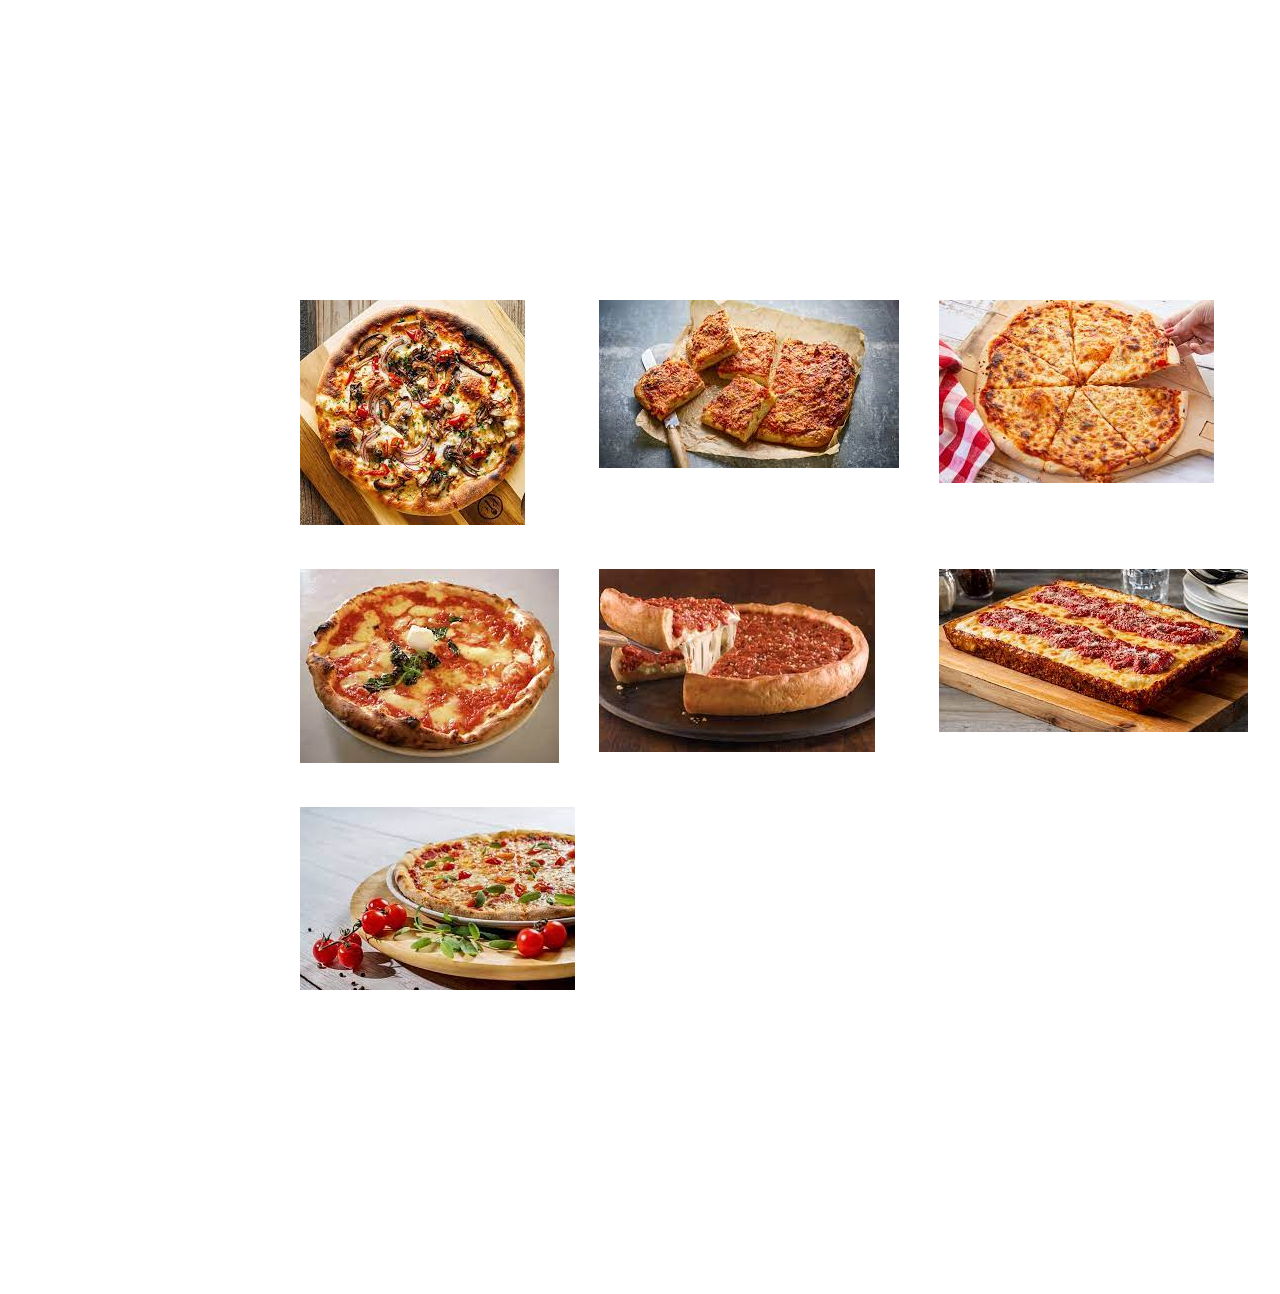
<file: grid/index.html>
<!DOCTYPE html>
<html lang="en">
<head>
    <meta charset="UTF-8">
    <meta http-equiv="X-UA-Compatible" content="IE=edge">
    <meta name="viewport" content="width=device-width, initial-scale=1.0">
    <title>Document</title>
    <link rel="stylesheet" href="style.css">
</head>
<body>
    <div class="grid_container">

        <div class="grid1">
            <img src="./images/first.jpeg" alt="">
        </div>

        <div class="grid2">
            <img src="./images/second.jpeg" alt="">
        </div>

        <div class="grid3">
            <img src="./images/third.jpeg" alt="">
        </div>

        <div class="grid4">
            <img src="./images/fourth.jpeg" alt="">
        </div>

        <div class="grid5">
            <img src="./images/fifth.jpeg" alt="">
        </div>

        <div class="grid6">
            <img src="./images/sixth.jpeg" alt="">
        </div>

        <div class="grid7">
            <img src="./images/seventh.jpeg" alt="">
        </div>

    </div>

</body>
</html>
</file>
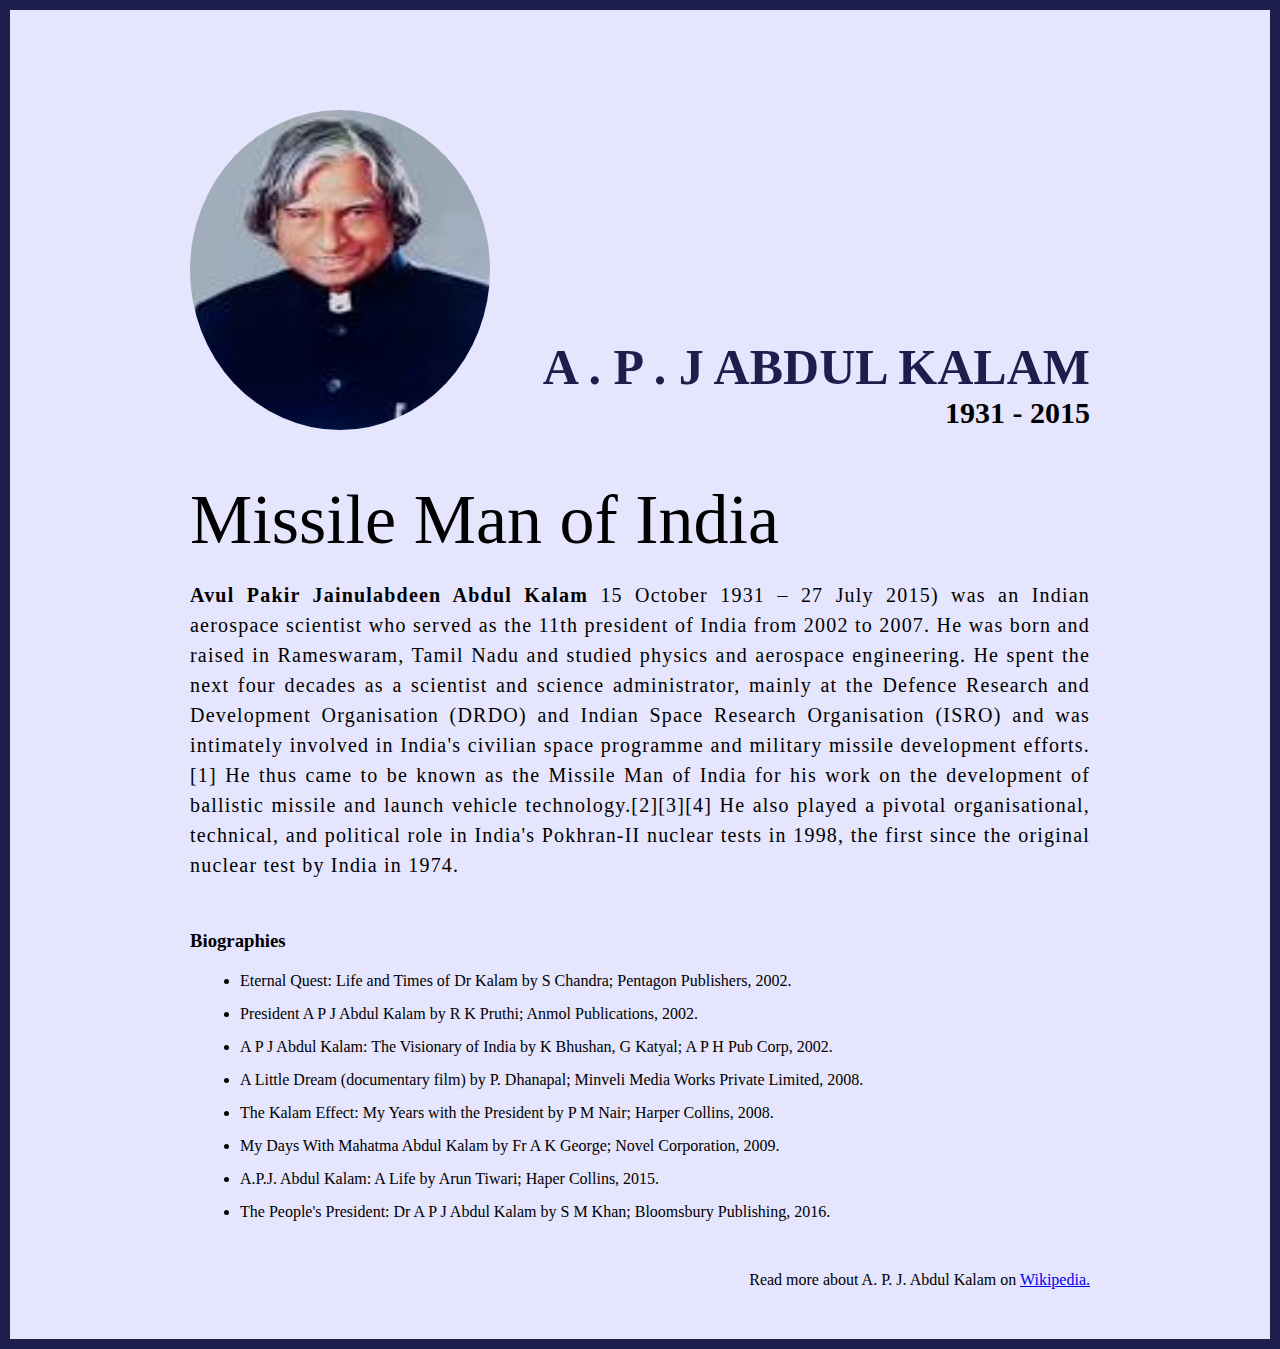
<file: project 1/index.html>
<!DOCTYPE html>
<html lang="en">
<head>
    <meta charset="UTF-8">
    <meta http-equiv="X-UA-Compatible" content="IE=edge">
    <meta name="viewport" content="width=device-width, initial-scale=1.0">
    <title>A tribute website | A.P.J abdul kalam</title>
    <link rel="stylesheet" href="style.css">
</head>
<body>
    <div class="container">
        <div class="content">
          <section class="top_section">
            <div class="image_container">
              <img src="./image.jpg" alt="tribute" />
            </div>
            <div>
              <h1>A . P . J Abdul Kalam</h1>
              <h4>1931 - 2015</h4>
            </div>
          </section>
          <section class="about_section">
            <h2>Missile Man of India</h2>
            <p>
              <b>Avul Pakir Jainulabdeen Abdul Kalam</b> 15 October 1931 – 27 July
              2015) was an Indian aerospace scientist who served as the 11th
              president of India from 2002 to 2007. He was born and raised in
              Rameswaram, Tamil Nadu and studied physics and aerospace
              engineering. He spent the next four decades as a scientist and
              science administrator, mainly at the Defence Research and
              Development Organisation (DRDO) and Indian Space Research
              Organisation (ISRO) and was intimately involved in India's civilian
              space programme and military missile development efforts.[1] He thus
              came to be known as the Missile Man of India for his work on the
              development of ballistic missile and launch vehicle
              technology.[2][3][4] He also played a pivotal organisational,
              technical, and political role in India's Pokhran-II nuclear tests in
              1998, the first since the original nuclear test by India in 1974.
            </p>
          </section>
          <section class="biography_section">
            <h3>Biographies</h3>
            <ul>
              <li>
                Eternal Quest: Life and Times of Dr Kalam by S Chandra; Pentagon
                Publishers, 2002.
              </li>
              <li>
                President A P J Abdul Kalam by R K Pruthi; Anmol Publications,
                2002.
              </li>
              <li>
                A P J Abdul Kalam: The Visionary of India by K Bhushan, G Katyal;
                A P H Pub Corp, 2002.
              </li>
              <li>
                A Little Dream (documentary film) by P. Dhanapal; Minveli Media
                Works Private Limited, 2008.
              </li>
              <li>
                The Kalam Effect: My Years with the President by P M Nair; Harper
                Collins, 2008.
              </li>
              <li>
                My Days With Mahatma Abdul Kalam by Fr A K George; Novel
                Corporation, 2009.
              </li>
              <li>
                A.P.J. Abdul Kalam: A Life by Arun Tiwari; Haper Collins, 2015.
              </li>
              <li>
                The People's President: Dr A P J Abdul Kalam by S M Khan;
                Bloomsbury Publishing, 2016.
              </li>
            </ul>
          </section>
          <footer>
            <p>
              Read more about A. P. J. Abdul Kalam on
              <a href="https://en.wikipedia.org/wiki/A._P._J._Abdul_Kalam"
                >Wikipedia.</a
              >
            </p>
          </footer>
        </div>
      </div>
    
</body>
</html>
</file>
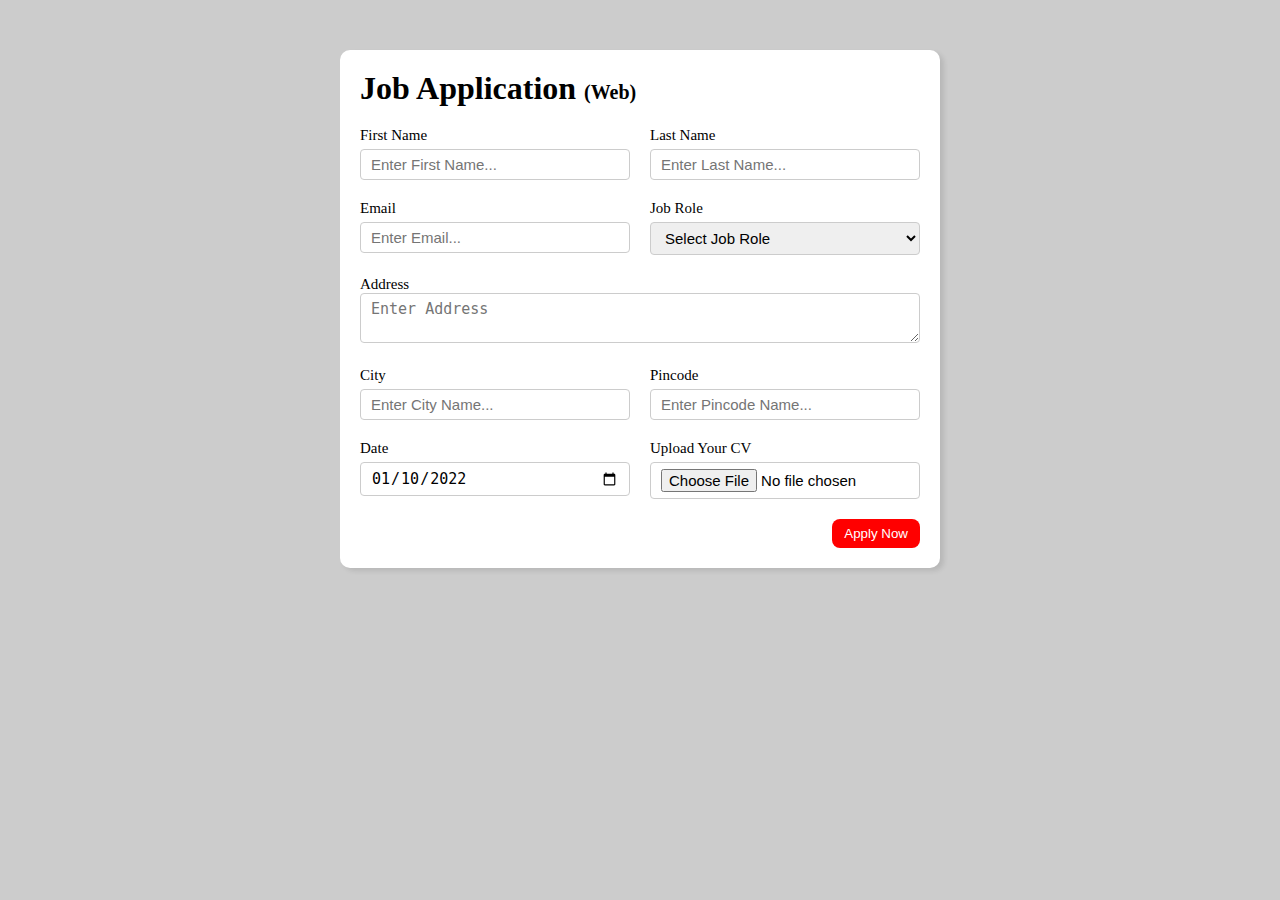
<file: project 2/index.html>
<!DOCTYPE html>
<html lang="en">
  <head>
    <meta charset="UTF-8" />
    <meta http-equiv="X-UA-Compatible" content="IE=edge" />
    <meta name="viewport" content="width=device-width, initial-scale=1.0" />
    <title>Job Application Form</title>
    <link rel="stylesheet" href="style.css" />
  </head>
  <body>
    <div class="container">
      <div class="apply_box">
        <h1>
          Job Application
          <span class="title_small">(Web)</span>
        </h1>
        <form action="">
          <div class="form_container">
            <div class="form_control">
              <label for="first_name"> First Name </label>
              <input
                id="first_name"
                name="first_name"
                placeholder="Enter First Name..."
              />
            </div>
            <div class="form_control">
              <label for="last_name"> Last Name </label>
              <input
                id="last_name"
                name="last_name"
                placeholder="Enter Last Name..."
              />
            </div>
            <div class="form_control">
              <label for="email"> Email </label>
              <input
                type="email"
                id="email"
                name="email"
                placeholder="Enter Email..."
              />
            </div>
            <div class="form_control">
              <label for="job_role"> Job Role </label>
              <select id="job_role" name="job_role">
                <option value="">Select Job Role</option>
                <option value="frontend">Frontend Developer</option>
                <option value="backend">Backend Developer</option>
                <option value="full_stack">Full Stack Developer</option>
                <option value="ui_ux">UI UX Designer</option>
              </select>
            </div>
            <div class="textarea_control">
              <label for="address"> Address </label>
              <textarea
                id="address"
                name="address"
                row="4"
                cols="50"
                placeholder="Enter Address"
              ></textarea>
            </div>
            <div class="form_control">
              <label for="city"> City </label>
              <input id="city" name="city" placeholder="Enter City Name..." />
            </div>
            <div class="form_control">
              <label for="pincode"> Pincode </label>
              <input
                type="number"
                id="pincode"
                name="pincode"
                placeholder="Enter Pincode Name..."
              />
            </div>
            <div class="form_control">
              <label for="date"> Date </label>
              <input value="2022-01-10" type="date" id="date" name="date" />
            </div>
            <div class="form_control">
              <label for="upload"> Upload Your CV </label>
              <input type="file" id="upload" name="upload" />
            </div>
          </div>
          <div class="button_container">
            <button type="submit">Apply Now</button>
          </div>
        </form>
      </div>
    </div>
  </body>
</html>
</file>
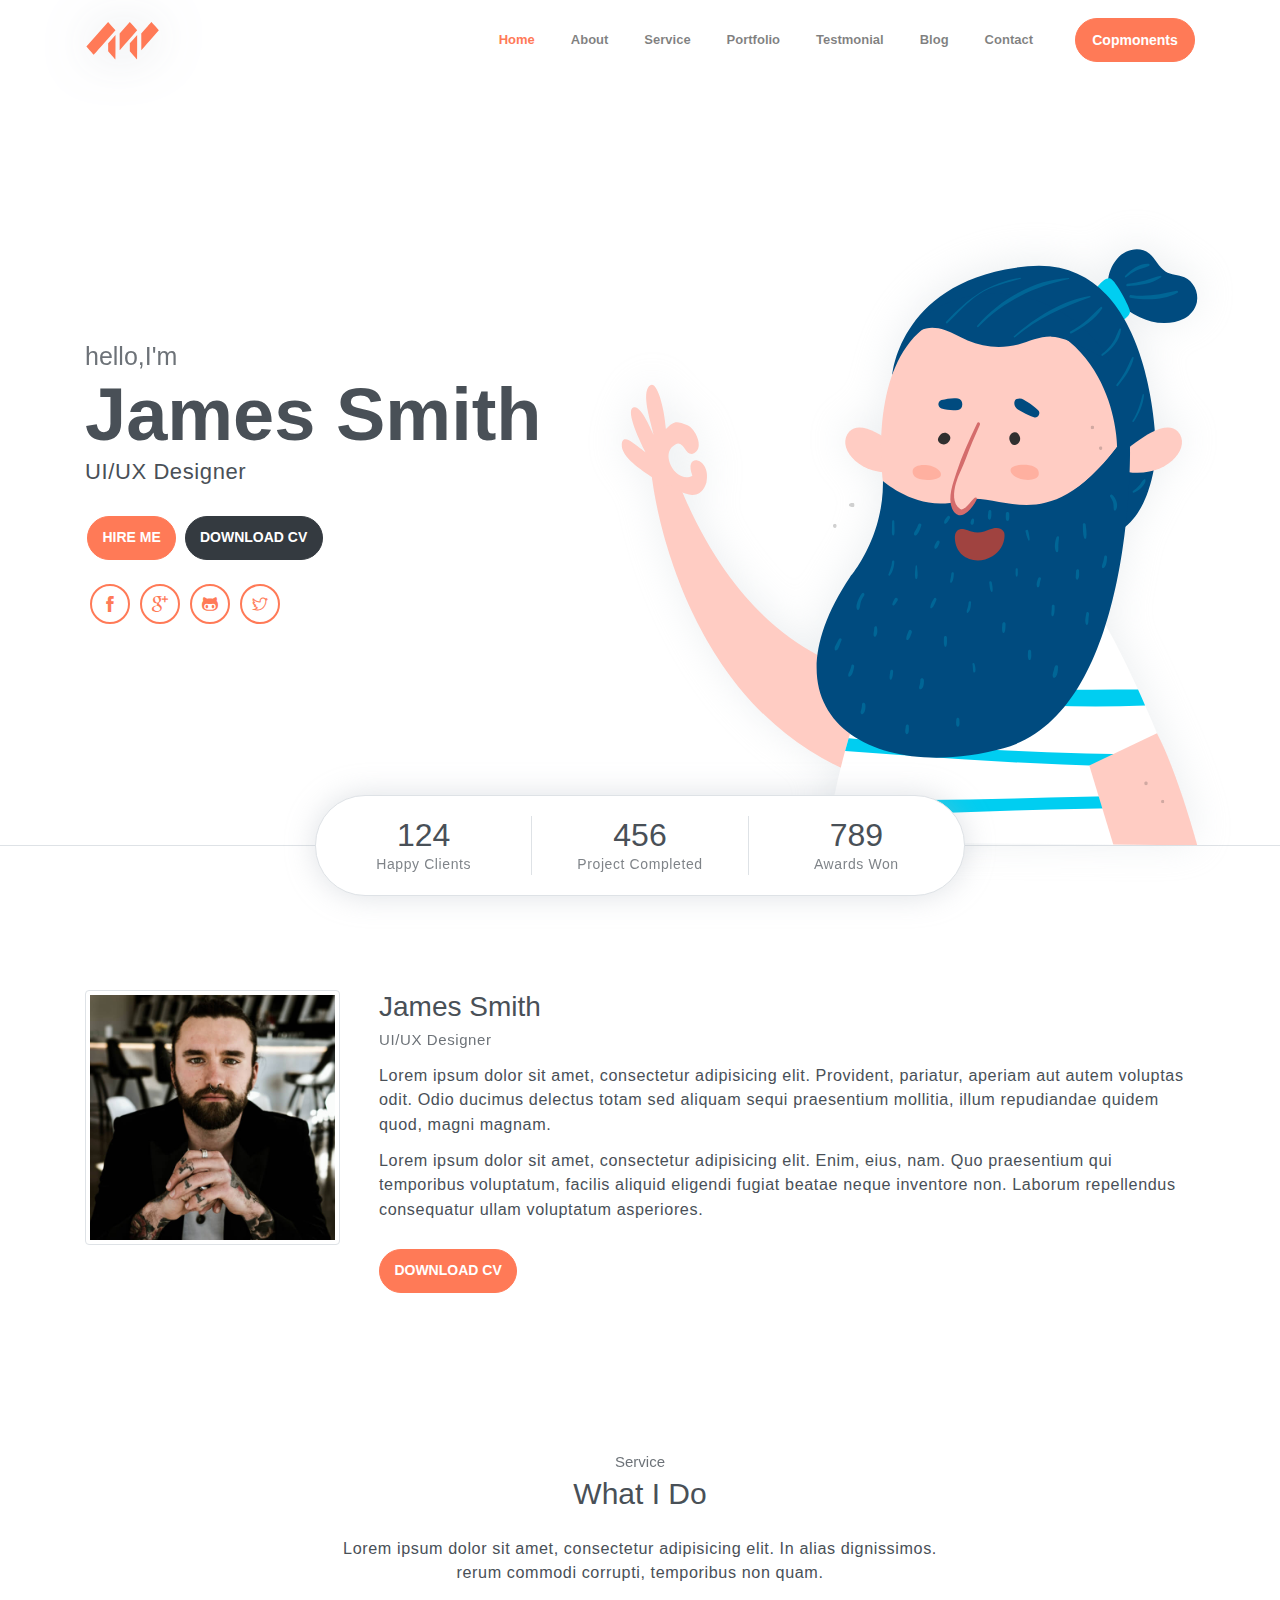
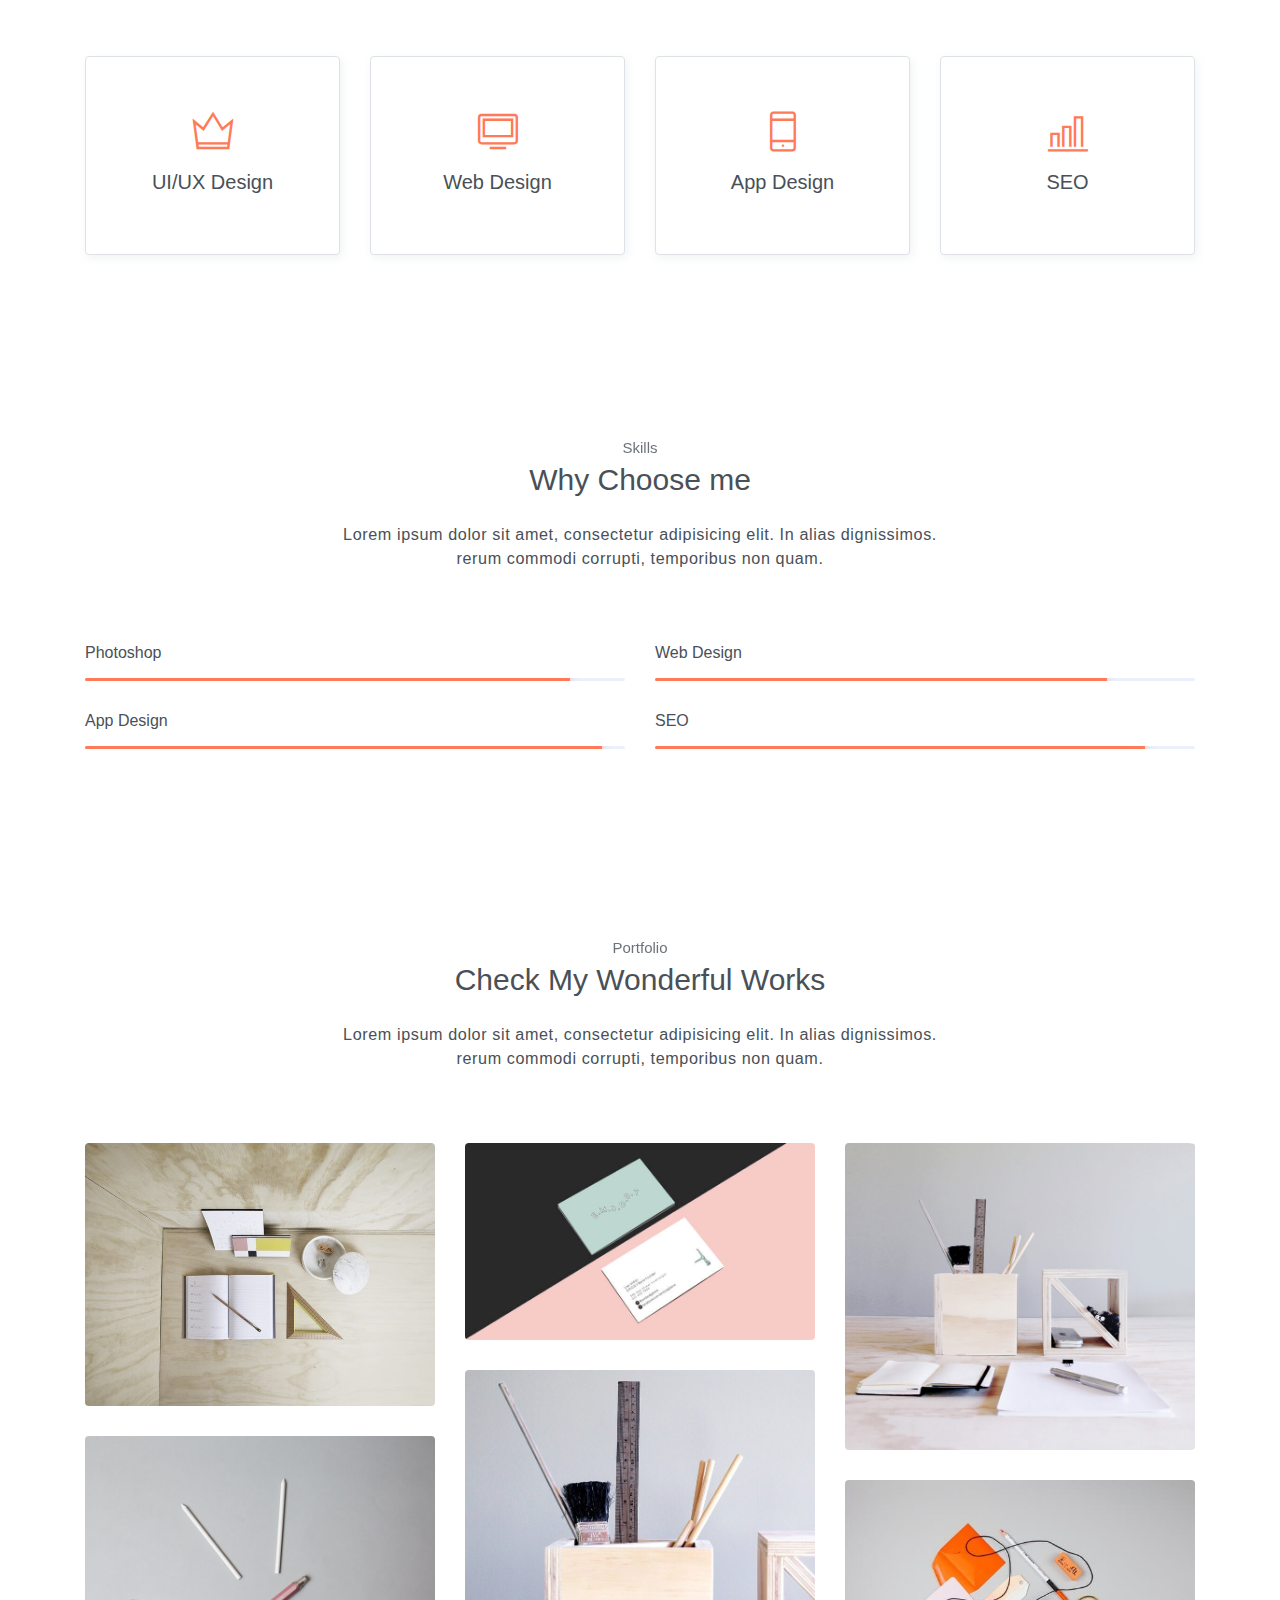
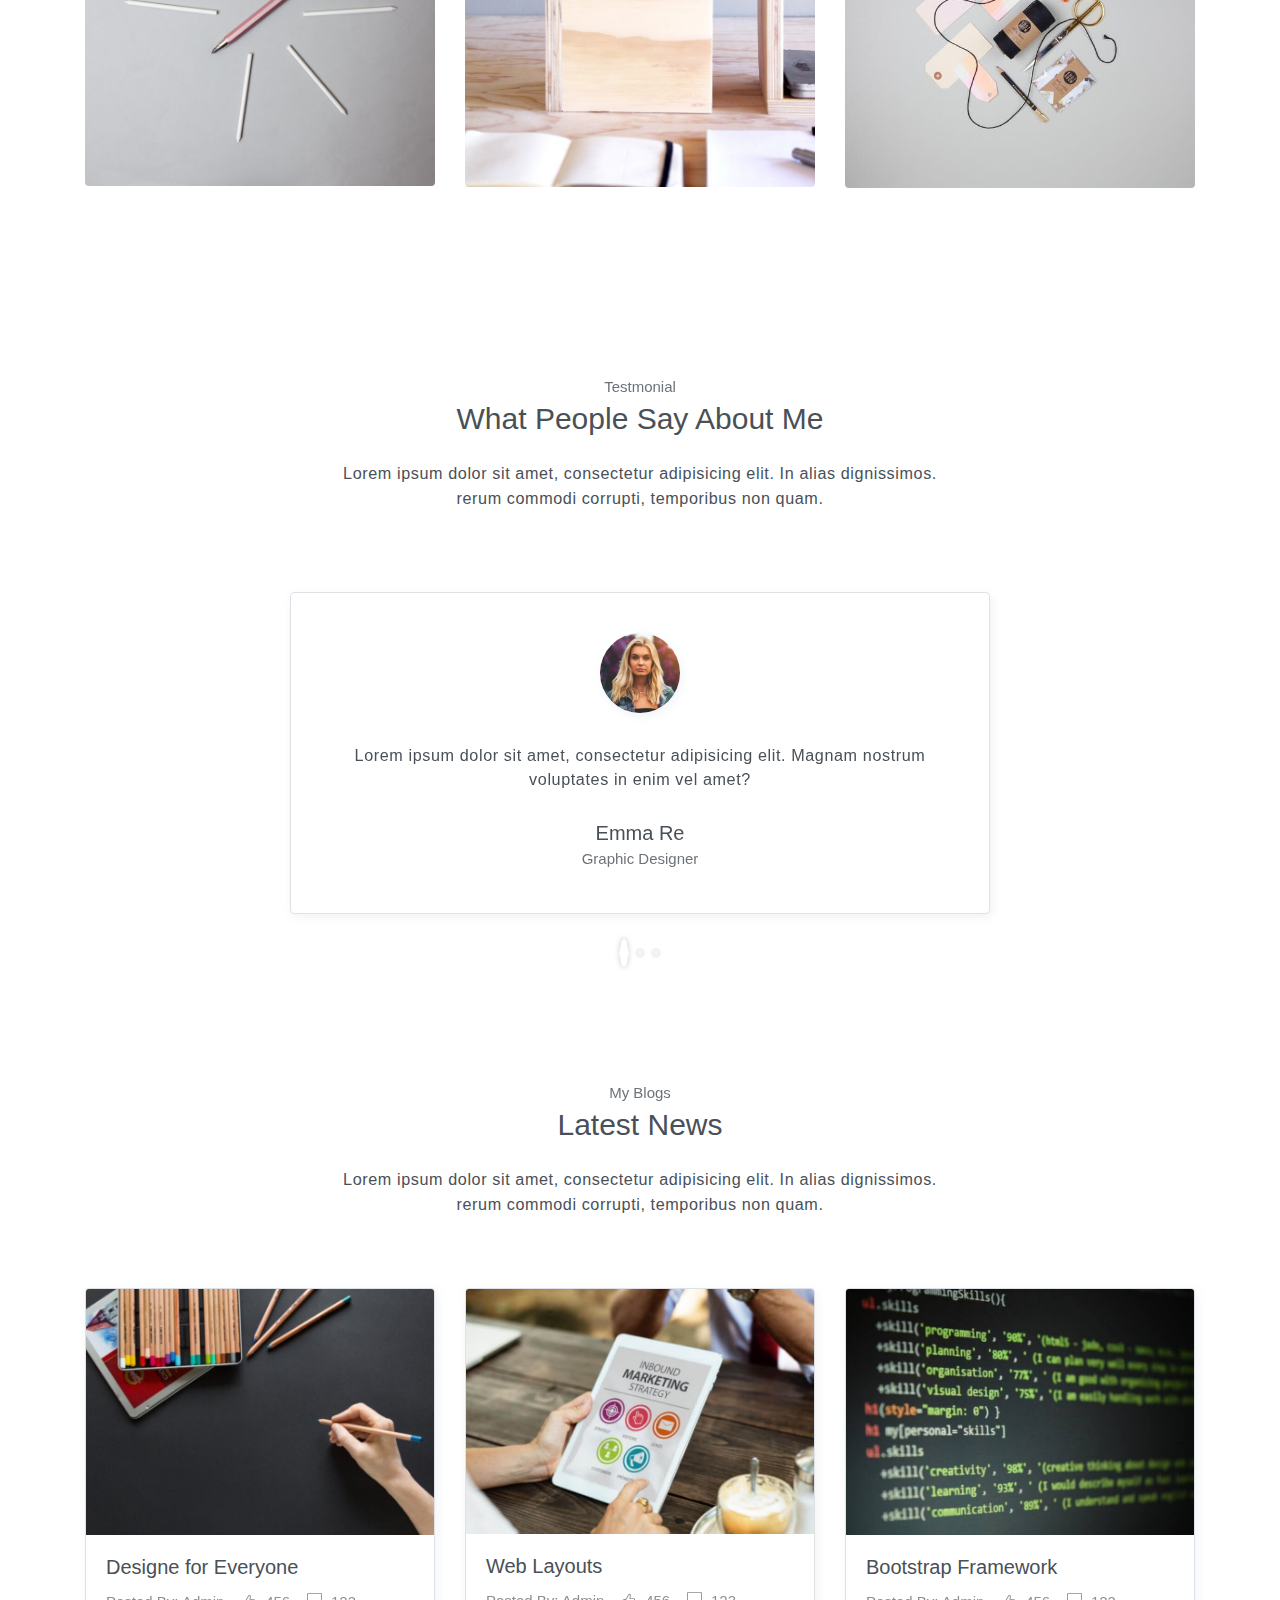
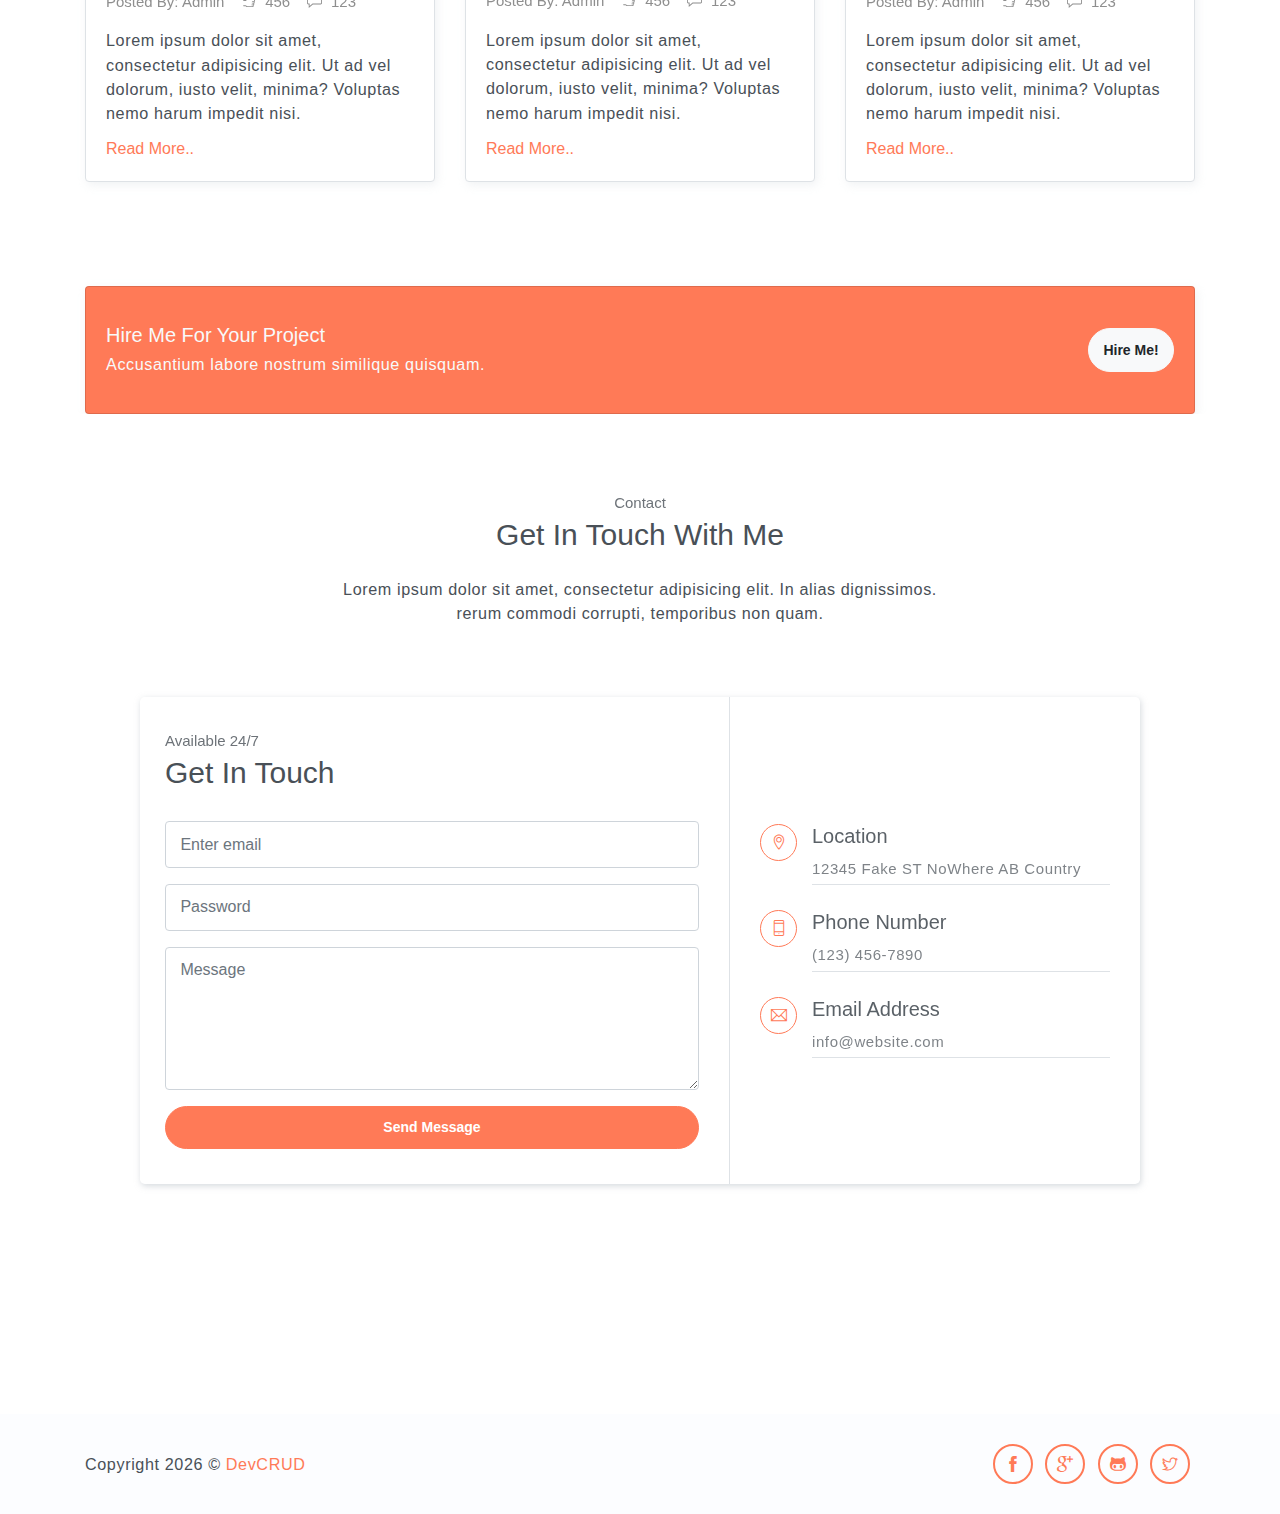
<file: steller/public_html/index.html>
<!DOCTYPE html>
<html lang="en">
<head>
	<meta charset="utf-8">
    <meta name="viewport" content="width=device-width, initial-scale=1, shrink-to-fit=no">
    <meta name="description" content="Start your development with Steller landing page.">
    <meta name="author" content="Devcrud">
    <title>Steller Landing page | Free Bootstrap 4.1 landing page</title>
    <!-- font icons -->
    <link rel="stylesheet" href="assets/vendors/themify-icons/css/themify-icons.css">
    <!-- Bootstrap + Steller main styles -->
	<link rel="stylesheet" href="assets/css/steller.css">
</head>
<body data-spy="scroll" data-target=".navbar" data-offset="40" id="home">

    <!-- Page navigation -->
    <nav class="navbar navbar-expand-lg navbar-light fixed-top" data-spy="affix" data-offset-top="0">
        <div class="container">
            <a class="navbar-brand" href="#"><img src="assets/imgs/logo.svg" alt=""></a>
            <button class="navbar-toggler" type="button" data-toggle="collapse" data-target="#navbarSupportedContent" aria-controls="navbarSupportedContent" aria-expanded="false" aria-label="Toggle navigation">
                <span class="navbar-toggler-icon"></span>
            </button>

            <div class="collapse navbar-collapse" id="navbarSupportedContent">
                <ul class="navbar-nav ml-auto align-items-center">
                    <li class="nav-item">
                        <a class="nav-link" href="#home">Home</a>
                    </li>
                    <li class="nav-item">
                        <a class="nav-link" href="#about">About</a>
                    </li>
                    <li class="nav-item">
                        <a class="nav-link" href="#service">Service</a>
                    </li>                   
                    <li class="nav-item">
                        <a class="nav-link" href="#portfolio">Portfolio</a>
                    </li>
                    <li class="nav-item">
                        <a class="nav-link" href="#testmonial">Testmonial</a>
                    </li>
                    <li class="nav-item">
                        <a class="nav-link" href="#blog">Blog</a>
                    </li>
                    <li class="nav-item">
                        <a class="nav-link" href="#contact">Contact</a>
                    </li>
                    <li class="nav-item">
                        <a class="- btn btn-primary rounded ml-4" href="components.html">Copmonents</a>
                    </li>
                </ul>
            </div>
        </div>          
    </nav>
    <!-- End of page navibation -->

    <!-- Page Header -->
    <header class="header" id="home">
        <div class="container">
            <div class="infos">
                <h6 class="subtitle">hello,I'm</h6>
                <h6 class="title">James Smith</h6>
                <p>UI/UX Designer</p>

                <div class="buttons pt-3">
                    <button class="btn btn-primary rounded">HIRE ME</button>
                    <button class="btn btn-dark rounded">DOWNLOAD CV</button>
                </div>      

                <div class="socials mt-4">
                    <a class="social-item" href="javascript:void(0)"><i class="ti-facebook"></i></a>
                    <a class="social-item" href="javascript:void(0)"><i class="ti-google"></i></a>
                    <a class="social-item" href="javascript:void(0)"><i class="ti-github"></i></a>
                    <a class="social-item" href="javascript:void(0)"><i class="ti-twitter"></i></a>
                </div>
            </div>              
            <div class="img-holder">
                <img src="assets/imgs/man.svg" alt="">
            </div>      
        </div>  

        <!-- Header-widget -->
        <div class="widget">
            <div class="widget-item">
                <h2>124</h2>
                <p>Happy Clients</p>
            </div>
            <div class="widget-item">
                <h2>456</h2>
                <p>Project Completed</p>
            </div>
            <div class="widget-item">
                <h2>789</h2>
                <p>Awards Won</p>
            </div>
        </div>
    </header>
    <!-- End of Page Header -->
    
    <!-- About section -->
    <section id="about" class="section mt-3">
        <div class="container mt-5">
            <div class="row text-center text-md-left">
                <div class="col-md-3">
                    <img src="assets/imgs/avatar.jpg" alt="" class="img-thumbnail mb-4">
                </div>
                <div class="pl-md-4 col-md-9">
                    <h6 class="title">James Smith</h6>
                    <p class="subtitle">UI/UX Designer</p>
                    <p>Lorem ipsum dolor sit amet, consectetur adipisicing elit. Provident, pariatur, aperiam aut autem voluptas odit. Odio ducimus delectus totam sed aliquam sequi praesentium mollitia, illum repudiandae quidem quod, magni magnam.</p>
                    <p>Lorem ipsum dolor sit amet, consectetur adipisicing elit. Enim, eius, nam. Quo praesentium qui temporibus voluptatum, facilis aliquid eligendi fugiat beatae neque inventore non. Laborum repellendus consequatur ullam voluptatum asperiores.</p>
                    <button class="btn btn-primary rounded mt-3">DOWNLOAD CV</button>                   
                </div>
            </div>
        </div>
    </section>

    <!-- Service section -->
    <section id="service" class="section">
        <div class="container text-center">
            <h6 class="subtitle">Service</h6>
            <h6 class="section-title mb-4">What I Do</h6>
            <p class="mb-5 pb-4">Lorem ipsum dolor sit amet, consectetur adipisicing elit. In alias dignissimos. <br> rerum commodi corrupti, temporibus non quam.</p>

            <div class="row">
                <div class="col-sm-6 col-md-3 mb-4">
                    <div class="custom-card card border">
                        <div class="card-body">
                            <i class="icon ti-crown"></i>
                            <h5>UI/UX Design</h5>
                        </div>
                    </div>
                </div>
                <div class="col-sm-6 col-md-3 mb-4">
                    <div class="custom-card card border">
                        <div class="card-body">
                            <i class="icon ti-desktop"></i>
                            <h5>Web Design</h5>
                        </div>
                    </div>
                </div>
                <div class="col-sm-6 col-md-3 mb-4">
                    <div class="custom-card card border">
                        <div class="card-body">
                            <i class="icon ti-mobile"></i>
                            <h5>App Design</h5>
                        </div>
                    </div>
                </div>
                <div class="col-sm-6 col-md-3 mb-4">
                    <div class="custom-card card border">
                        <div class="card-body">
                            <i class="icon ti-bar-chart"></i>
                            <h5>SEO</h5>
                        </div>
                    </div>
                </div>
            </div>
        </div>
    </section>
    <!-- End of Sectoin -->

    <!-- Skills section -->
    <section class="section">
        <div class="container text-center">
            <h6 class="subtitle">Skills</h6>
            <h6 class="section-title mb-4">Why Choose me</h6>
            <p class="mb-5 pb-4">Lorem ipsum dolor sit amet, consectetur adipisicing elit. In alias dignissimos. <br> rerum commodi corrupti, temporibus non quam.</p>

            <div class="row text-left">
                <div class="col-sm-6">
                    <h6 class="mb-3">Photoshop</h6>
                    <div class="progress">
                        <div class="progress-bar bg-primary" role="progressbar" style="width: 89%;" aria-valuenow="25" aria-valuemin="0" aria-valuemax="100"><span>89%</span></div>
                    </div>
                </div>
                <div class="col-sm-6">
                    <h6 class="mb-3">Web Design</h6>
                    <div class="progress">
                        <div class="progress-bar bg-primary" role="progressbar" style="width: 83%;" aria-valuenow="25" aria-valuemin="0" aria-valuemax="100"><span>83%</span></div>
                    </div>
                </div>
                <div class="col-sm-6">
                    <h6 class="mb-3">App Design</h6>
                    <div class="progress">
                        <div class="progress-bar bg-primary" role="progressbar" style="width: 95%;" aria-valuenow="25" aria-valuemin="0" aria-valuemax="100"><span>95%</span></div>
                    </div>
                </div>
                <div class="col-sm-6">
                    <h6 class="mb-3">SEO</h6>
                    <div class="progress">
                        <div class="progress-bar bg-primary" role="progressbar" style="width: 90%;" aria-valuenow="25" aria-valuemin="0" aria-valuemax="100"><span>90%</span></div>
                    </div>
                </div>
            </div>  
        </div>
    </section>
    <!-- End of Skills sections -->

    <!-- Portfolio section -->
    <section id="portfolio" class="section">
        <div class="container text-center">
            <h6 class="subtitle">Portfolio</h6>
            <h6 class="section-title mb-4">Check My Wonderful Works</h6>
            <p class="mb-5 pb-4">Lorem ipsum dolor sit amet, consectetur adipisicing elit. In alias dignissimos. <br> rerum commodi corrupti, temporibus non quam.</p>

            <div class="row">
                <div class="col-sm-4">
                    <div class="img-wrapper">
                        <img src="assets/imgs/folio-1.jpg" alt="">
                        <div class="overlay">
                            <div class="overlay-infos">
                                <h5>Project Title</h5>
                                <a href="javascript:void(0)"><i class="ti-zoom-in"></i></a>
                                <a href="javascript:void(0)"><i class="ti-link"></i></a>
                            </div>  
                        </div>
                    </div>
                    <div class="img-wrapper">
                        <img src="assets/imgs/folio-2.jpg" alt="">
                        <div class="overlay">
                            <div class="overlay-infos">
                                <h5>Project Title</h5>
                                <a href="javascript:void(0)"><i class="ti-zoom-in"></i></a>
                                <a href="javascript:void(0)"><i class="ti-link"></i></a>
                            </div>                              
                        </div>
                    </div>                  
                </div>
                <div class="col-sm-4">
                    <div class="img-wrapper">
                        <img src="assets/imgs/folio-3.jpg" alt="">
                        <div class="overlay">
                            <div class="overlay-infos">
                                <h5>Project Title</h5>
                                <a href="javascript:void(0)"><i class="ti-zoom-in"></i></a>
                                <a href="javascript:void(0)"><i class="ti-link"></i></a>
                            </div>  
                        </div>
                    </div>
                    <div class="img-wrapper">
                        <img src="assets/imgs/folio-4.jpg" alt="">
                        <div class="overlay">
                            <div class="overlay-infos">
                                <h5>Project Title</h5>
                                <a href="javascript:void(0)"><i class="ti-zoom-in"></i></a>
                                <a href="javascript:void(0)"><i class="ti-link"></i></a>
                            </div>                              
                        </div>
                    </div>                  
                </div>
                <div class="col-sm-4">
                    <div class="img-wrapper">
                        <img src="assets/imgs/folio-5.jpg" alt="">
                        <div class="overlay">
                            <div class="overlay-infos">
                                <h5>Project Title</h5>
                                <a href="javascript:void(0)"><i class="ti-zoom-in"></i></a>
                                <a href="javascript:void(0)"><i class="ti-link"></i></a>
                            </div>  
                        </div>
                    </div>
                    <div class="img-wrapper">
                        <img src="assets/imgs/folio-6.jpg" alt="">
                        <div class="overlay">
                            <div class="overlay-infos">
                                <h5>Project Title</h5>
                                <a href="javascript:void(0)"><i class="ti-zoom-in"></i></a>
                                <a href="javascript:void(0)"><i class="ti-link"></i></a>
                            </div>                              
                        </div>
                    </div>                  
                </div>
            </div>

        </div>
    </section>
    <!-- End of portfolio section -->

    <!-- Testmonial Section -->
    <section id="testmonial" class="section">
        <div class="container text-center">
            <h6 class="subtitle">Testmonial</h6>
            <h6 class="section-title mb-4">What People Say About Me</h6>
            <p class="mb-5 pb-4">Lorem ipsum dolor sit amet, consectetur adipisicing elit. In alias dignissimos. <br> rerum commodi corrupti, temporibus non quam.</p>


            <div id="carouselExampleIndicators" class="carousel slide" data-ride="carousel">
                <ol class="carousel-indicators">
                    <li data-target="#carouselExampleIndicators" data-slide-to="0" class="active"></li>
                    <li data-target="#carouselExampleIndicators" data-slide-to="1"></li>
                    <li data-target="#carouselExampleIndicators" data-slide-to="2"></li>
                </ol>
                <div class="carousel-inner">
                    <div class="carousel-item active">
                        <div class="card testmonial-card border">
                            <div class="card-body">
                                <img src="assets/imgs/avatar-1.jpg" alt="">
                                <p>Lorem ipsum dolor sit amet, consectetur adipisicing elit. Magnam nostrum voluptates in enim vel amet?</p>
                                <h1 class="title">Emma Re</h1>
                                <h1 class="subtitle">Graphic Designer</h1>
                            </div>
                        </div>
                    </div>
                    <div class="carousel-item">
                        <div class="card testmonial-card border">
                            <div class="card-body">
                                <img src="assets/imgs/avatar-2.jpg" alt="">
                                <p>Lorem ipsum dolor sit amet, consectetur adipisicing elit. Magnam nostrum voluptates in enim vel amet?</p>
                                <h1 class="title">James Bert</h1>
                                <h1 class="subtitle">Web Designer</h1>
                            </div>
                        </div>
                    </div>
                    <div class="carousel-item">
                        <div class="card testmonial-card border">
                            <div class="card-body">
                                <img src="assets/imgs/avatar-3.jpg" alt="">
                                <p>Lorem ipsum dolor sit amet, consectetur adipisicing elit. Magnam nostrum voluptates in enim vel amet?</p>
                                <h1 class="title">Michael Abra</h1>
                                <h1 class="subtitle">Web Developer</h1>
                            </div>
                        </div>
                    </div>
                </div>
            </div>
        </div>
    </section>
    <!-- End of testmonial section -->

    <!-- Blog Section -->
    <section id="blog" class="section">
        <div class="container text-center">
            <h6 class="subtitle">My Blogs</h6>
            <h6 class="section-title mb-4">Latest News</h6>
            <p class="mb-5 pb-4">Lorem ipsum dolor sit amet, consectetur adipisicing elit. In alias dignissimos. <br> rerum commodi corrupti, temporibus non quam.</p>

            <div class="row text-left">
                <div class="col-md-4">
                    <div class="card border mb-4">
                        <img src="assets/imgs/blog-1.jpg" alt="" class="card-img-top w-100">
                        <div class="card-body">
                            <h5 class="card-title">Designe for Everyone</h5>
                            <div class="post-details">
                                <a href="javascript:void(0)">Posted By: Admin</a>
                                <a href="javascript:void(0)"><i class="ti-thumb-up"></i> 456</a>
                                <a href="javascript:void(0)"><i class="ti-comment"></i> 123</a>
                            </div>
                            <p>Lorem ipsum dolor sit amet, consectetur adipisicing elit. Ut ad vel dolorum, iusto velit, minima? Voluptas nemo harum impedit nisi.</p>
                            <a href="javascript:void(0)">Read More..</a>
                        </div>
                    </div>
                </div>
                <div class="col-md-4">
                    <div class="card border mb-4">
                        <img src="assets/imgs/blog-2.jpg" alt="" class="card-img-top w-100">
                        <div class="card-body">
                            <h5 class="card-title">Web Layouts</h5>
                            <div class="post-details">
                                <a href="javascript:void(0)">Posted By: Admin</a>
                                <a href="javascript:void(0)"><i class="ti-thumb-up"></i> 456</a>
                                <a href="javascript:void(0)"><i class="ti-comment"></i> 123</a>
                            </div>
                            <p>Lorem ipsum dolor sit amet, consectetur adipisicing elit. Ut ad vel dolorum, iusto velit, minima? Voluptas nemo harum impedit nisi.</p>
                            <a href="javascript:void(0)">Read More..</a>
                        </div>
                    </div>
                </div>
                <div class="col-md-4">
                    <div class="card border mb-4">
                        <img src="assets/imgs/blog-3.jpg" alt="" class="card-img-top w-100">
                        <div class="card-body">
                            <h5 class="card-title">Bootstrap Framework</h5>
                            <div class="post-details">
                                <a href="javascript:void(0)">Posted By: Admin</a>
                                <a href="javascript:void(0)"><i class="ti-thumb-up"></i> 456</a>
                                <a href="javascript:void(0)"><i class="ti-comment"></i> 123</a>
                            </div>
                            <p>Lorem ipsum dolor sit amet, consectetur adipisicing elit. Ut ad vel dolorum, iusto velit, minima? Voluptas nemo harum impedit nisi.</p>
                            <a href="javascript:void(0)">Read More..</a>
                        </div>
                    </div>
                </div>
            </div>
        </div>
    </section>

    <!-- Hire me section -->
    <section class="bg-gray p-0 section">
        <div class="container">
            <div class="card bg-primary">
                <div class="card-body text-light">
                    <div class="row align-items-center">
                        <div class="col-sm-9 text-center text-sm-left">
                            <h5 class="mt-3">Hire Me For Your Project</h5>
                            <p class="mb-3">Accusantium labore nostrum similique quisquam.</p>
                        </div>
                        <div class="col-sm-3 text-center text-sm-right">
                            <button class="btn btn-light rounded">Hire Me!</button>
                        </div>
                    </div>
                </div> 
            </div>
        </div>
    </section>      
    <!-- End od Hire me section. -->

    <!-- Contact Section -->
    <section id="contact" class="position-relative section">
        <div class="container text-center">
            <h6 class="subtitle">Contact</h6>
            <h6 class="section-title mb-4">Get In Touch With Me</h6>
            <p class="mb-5 pb-4">Lorem ipsum dolor sit amet, consectetur adipisicing elit. In alias dignissimos. <br> rerum commodi corrupti, temporibus non quam.</p>

            <div class="contact text-left">
                <div class="form">
                    <h6 class="subtitle">Available 24/7</h6>
                    <h6 class="section-title mb-4">Get In Touch</h6>
                    <form>
                        <div class="form-group">
                            <input type="email" class="form-control" id="exampleInputEmail1" aria-describedby="emailHelp" placeholder="Enter email" required>
                        </div>
                        <div class="form-group">
                            <input type="password" class="form-control" id="exampleInputPassword1" placeholder="Password" required>
                        </div>
                        <div class="form-group">
                            <textarea name="contact-message" id="" cols="30" rows="5" class="form-control" placeholder="Message"></textarea>
                        </div>
                        <button type="submit" class="btn btn-primary btn-block rounded w-lg">Send Message</button>
                    </form>
                </div>
                <div class="contact-infos">
                    <div class="item">
                        <i class="ti-location-pin"></i>
                        <div class="">
                            <h5>Location</h5>
                            <p> 12345 Fake ST NoWhere AB Country</p>
                        </div>                          
                    </div>
                    <div class="item">
                        <i class="ti-mobile"></i>
                        <div>
                            <h5>Phone Number</h5>
                            <p>(123) 456-7890</p>
                        </div>                          
                    </div>
                    <div class="item">
                        <i class="ti-email"></i>
                        <div class="mb-0">
                            <h5>Email Address</h5>
                            <p>info@website.com</p>
                        </div>
                    </div>
                </div>                  
            </div>
        </div>  
        <div id="map">
            <iframe src="https://snazzymaps.com/embed/61257"></iframe>
        </div>      
    </section>
    <!-- End of Contact Section -->

    <!-- Page Footer -->
    <footer class="page-footer">
        <div class="container">
            <div class="row align-items-center">
                <div class="col-sm-6">
                    <p>Copyright <script>document.write(new Date().getFullYear())</script> &copy; <a href="http://www.devcrud.com" target="_blank">DevCRUD</a></p>
                </div>
                <div class="col-sm-6">
                    <div class="socials">
                        <a class="social-item" href="javascript:void(0)"><i class="ti-facebook"></i></a>
                        <a class="social-item" href="javascript:void(0)"><i class="ti-google"></i></a>
                        <a class="social-item" href="javascript:void(0)"><i class="ti-github"></i></a>
                        <a class="social-item" href="javascript:void(0)"><i class="ti-twitter"></i></a>
                    </div>
                </div>
            </div>
        </div>
    </footer> 
    <!-- End of page footer -->
	
	<!-- core  -->
    <script src="assets/vendors/jquery/jquery-3.4.1.js"></script>
    <script src="assets/vendors/bootstrap/bootstrap.bundle.js"></script>
    <!-- bootstrap 3 affix -->
	<script src="assets/vendors/bootstrap/bootstrap.affix.js"></script>

    <!-- steller js -->
    <script src="assets/js/steller.js"></script>

</body>
</html>
</file>
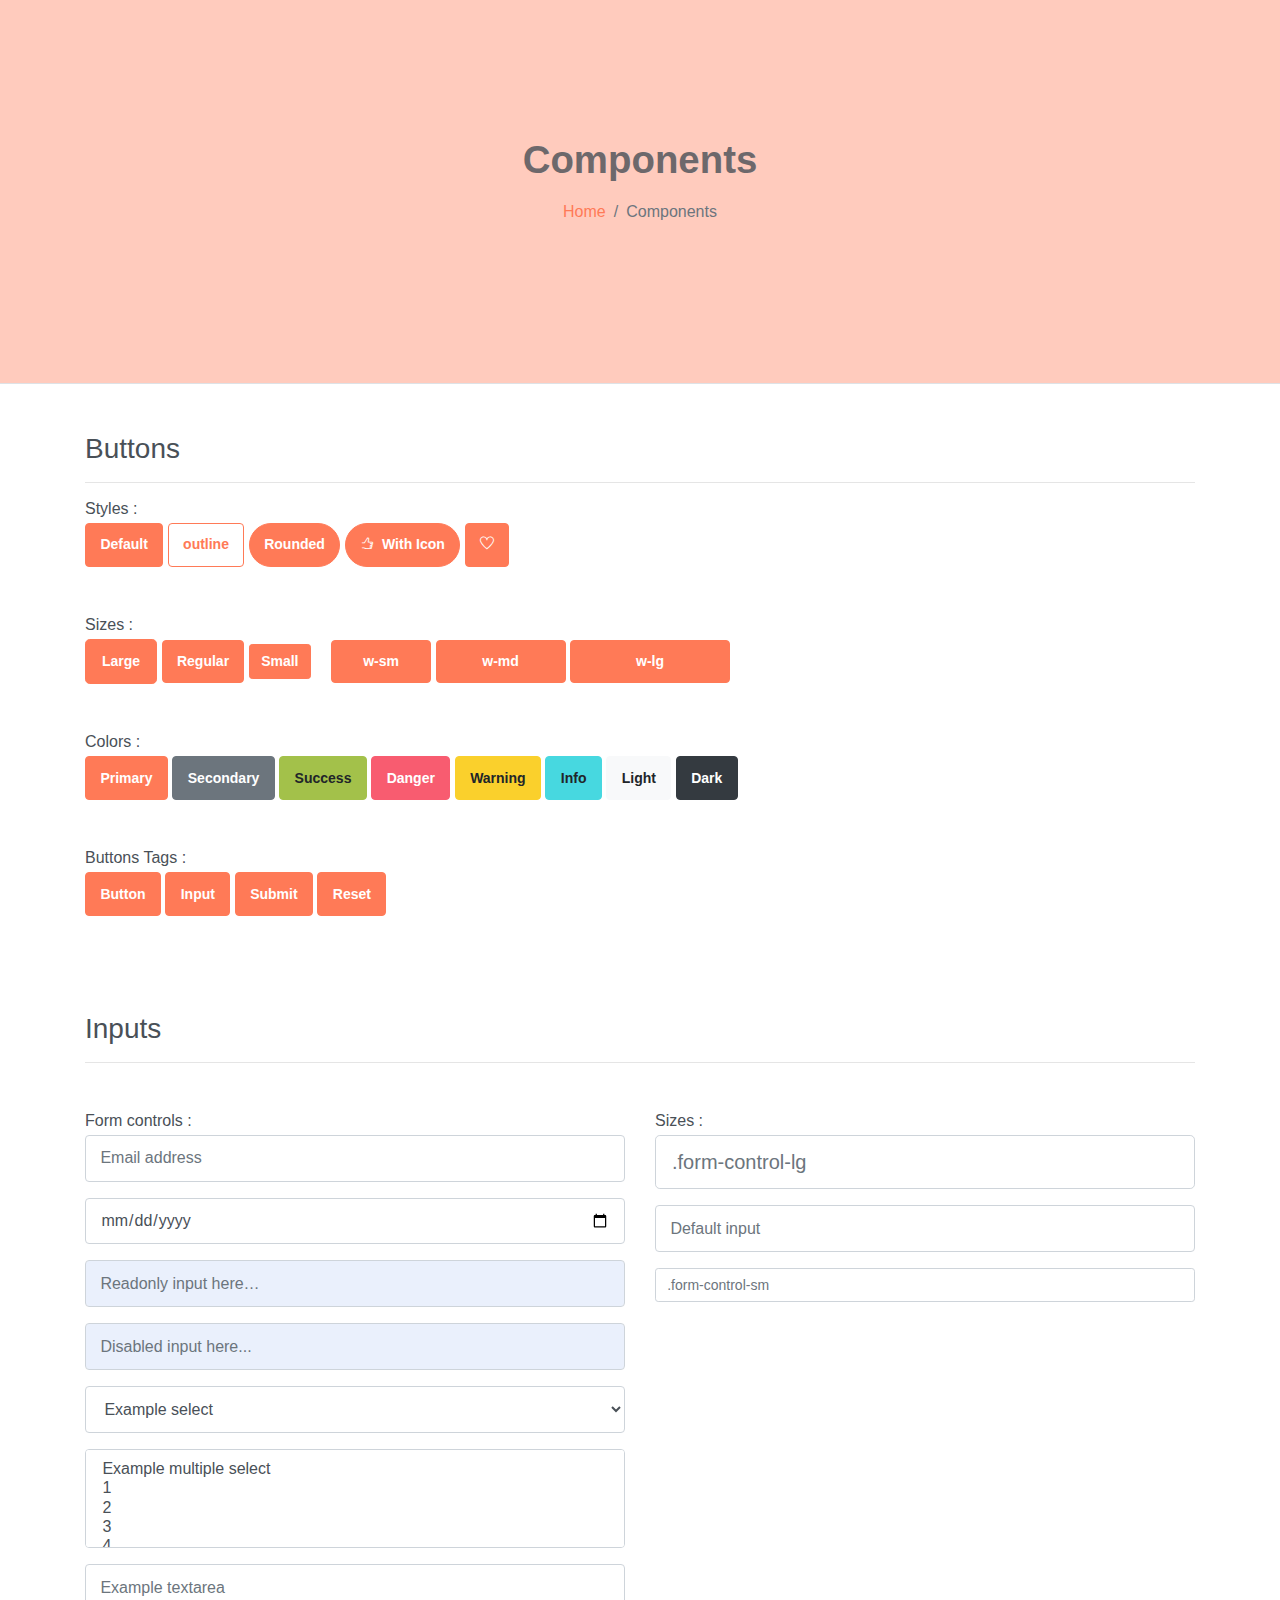
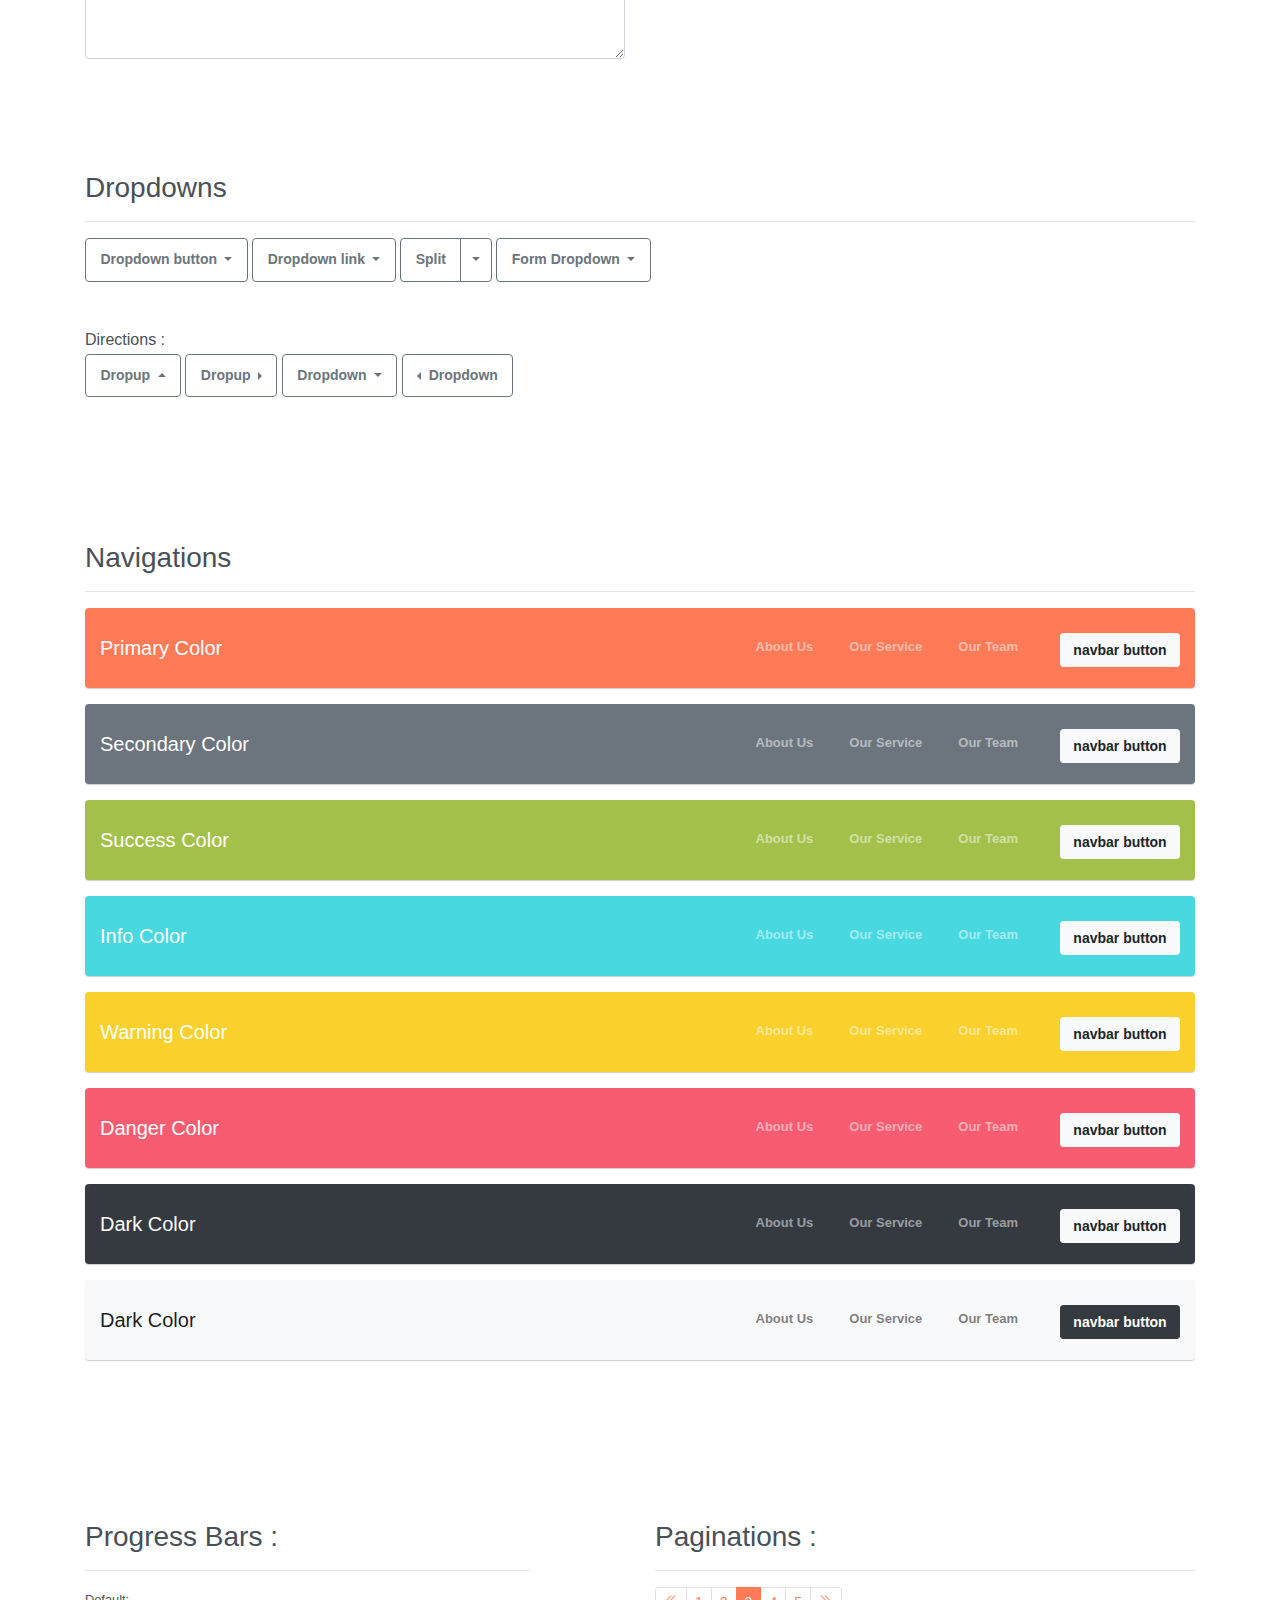
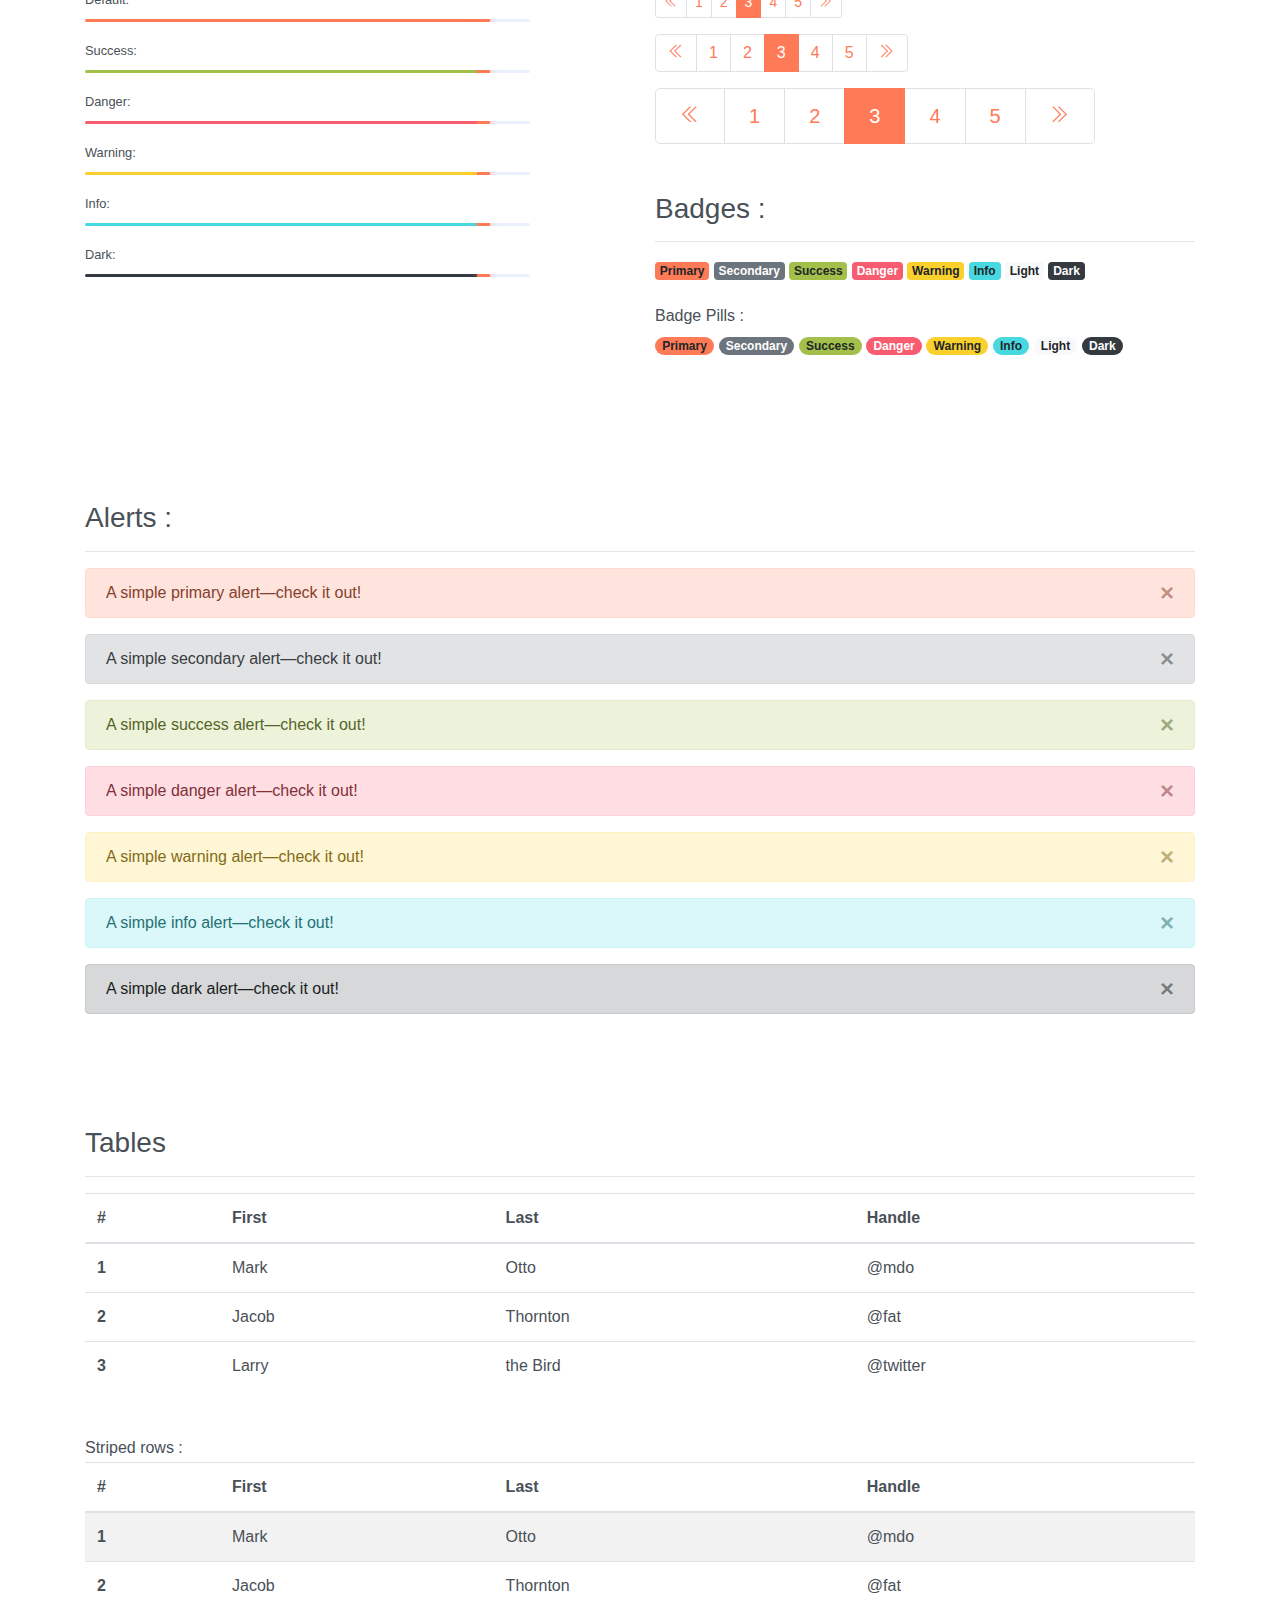
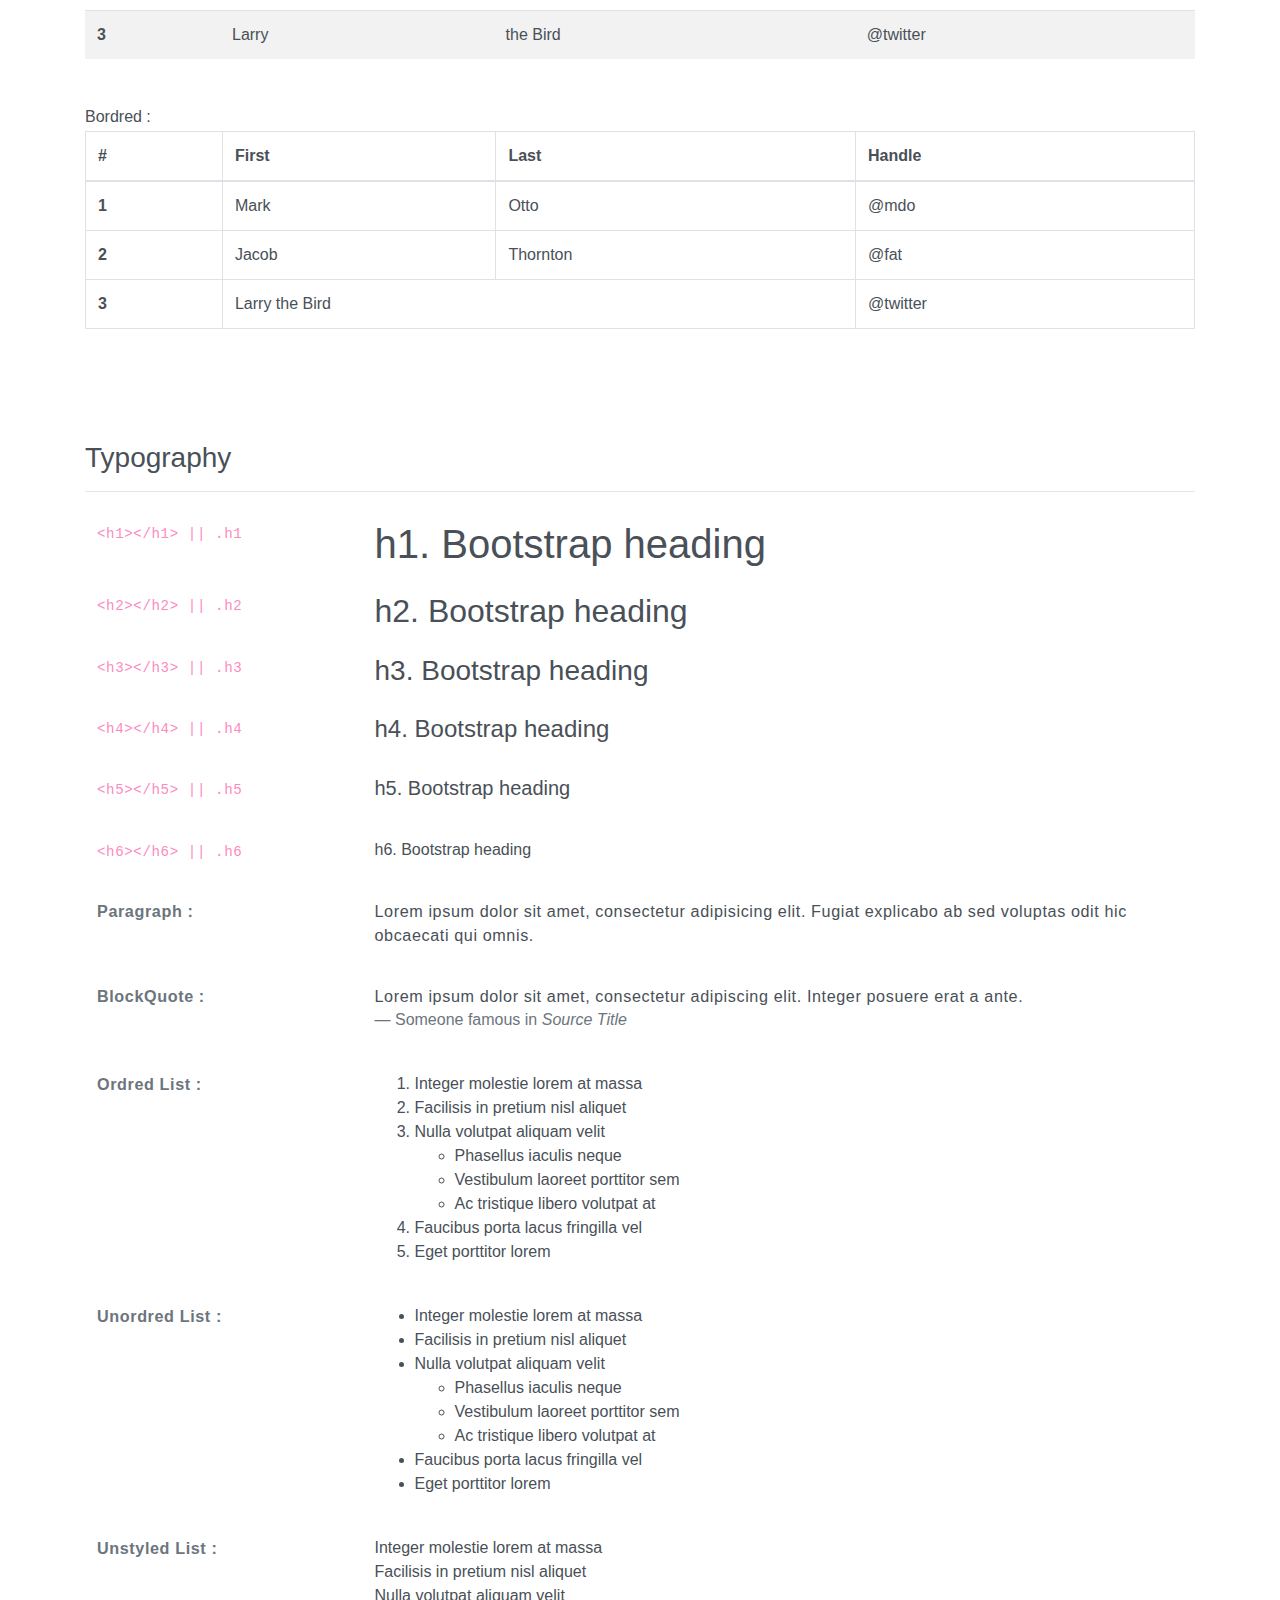
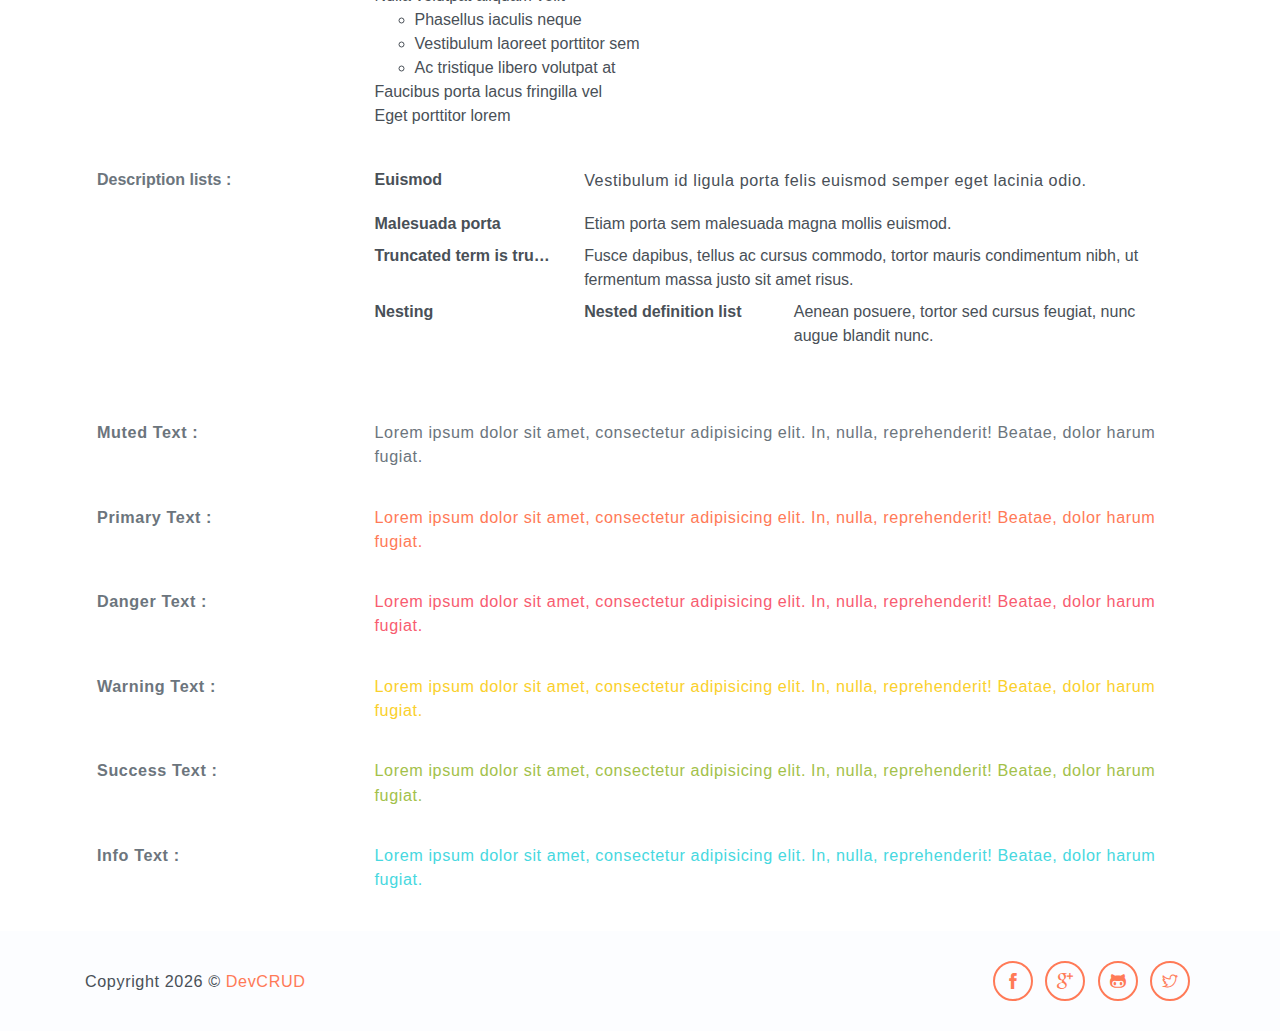
<file: steller/public_html/components.html>
<!DOCTYPE html>
<html lang="en">
<head>
   <meta charset="utf-8">
   <meta name="viewport" content="width=device-width, initial-scale=1, shrink-to-fit=no">
   <meta name="description" content="Start your development with Steller landing page.">
   <meta name="author" content="Devcrud">
   <title>Steller | Components</title>
   <!-- font icons -->
   <link rel="stylesheet" href="assets/vendors/themify-icons/css/themify-icons.css">
   <!-- Bootstrap + Steller  -->
   <link rel="stylesheet" href="assets/css/steller.css">
</head>
<body>

   <!-- Page Header -->
   <header class="header header-mini"> 
      <div class="header-title">Components</div> 
      <nav aria-label="breadcrumb">
         <ol class="breadcrumb">
            <li class="breadcrumb-item"><a href="/">Home</a></li>
            <li class="breadcrumb-item active" aria-current="page">Components</li>
         </ol>
      </nav>
   </header> <!-- End Of Page Header -->

   <!-- main content -->
   <div class="container">

      <!-- Buttons -->
      <h3 class="mt-5">Buttons</h3>
      <hr>
      <h6 class="section-secondary-title">Styles :</h6>
      <button class="btn btn-primary">Default</button>
      <button class="btn btn-outline-primary">outline</button>
      <button class="btn btn-primary rounded">Rounded</button>
      <button class="btn btn-primary rounded"><i class="ti-thumb-up pr-1"></i> With Icon</button>
      <button class="btn btn-primary circle"><i class="ti-heart"></i></button>

      <h6 class="section-secondary-title mt-5">Sizes :</h6>
      <button class="btn btn-primary btn-lg">Large</button>
      <button class="btn btn-primary ">Regular</button>
      <button class="btn btn-primary btn-sm">Small</button>
      <button class="btn btn-primary w-sm ml-3">w-sm</button>
      <button class="btn btn-primary w-md">w-md</button>
      <button class="btn btn-primary w-lg">w-lg</button>

      <h6 class="section-secondary-title mt-5">Colors :</h6>          
      <button type="button" class="btn btn-primary">Primary</button>
      <button type="button" class="btn btn-secondary">Secondary</button>
      <button type="button" class="btn btn-success">Success</button>
      <button type="button" class="btn btn-danger">Danger</button>
      <button type="button" class="btn btn-warning">Warning</button>
      <button type="button" class="btn btn-info">Info</button>
      <button type="button" class="btn btn-light">Light</button>
      <button type="button" class="btn btn-dark">Dark</button>

      <h6 class="section-secondary-title mt-5">Buttons Tags :</h6>
      <button class="btn btn-primary" type="submit">Button</button>
      <input class="btn btn-primary" type="button" value="Input">
      <input class="btn btn-primary" type="submit" value="Submit">
      <input class="btn btn-primary" type="reset" value="Reset">
      
      <!-- devider -->
      <div class="py-5"></div>

      <!-- Inputs -->
      <h3>Inputs</h3>
      <hr>
      <div class="row mt-5">
         <div class="col-md-6">
            <h6 class="section-secondary-title">Form controls :</h6>        
            <div class="form-group">
               <input type="email" class="form-control" id="exampleFormControlInput1" placeholder="Email address">
            </div>
            <div class="form-group">
               <input type="date" class="form-control" id="exampleFormControlInput1" placeholder="Date">
            </div>
            <div class="form-group">
               <input class="form-control" type="text" placeholder="Readonly input here…" readonly>
            </div>
            <div class="form-group">
               <input class="form-control" id="disabledInput" type="text" placeholder="Disabled input here..." disabled>
            </div>
            <div class="form-group">
               <select class="form-control" id="exampleFormControlSelect1">
                  <option>Example select</option>
                  <option>1</option>
                  <option>2</option>
                  <option>3</option>
                  <option>4</option>
                  <option>5</option>
               </select>
            </div>
            <div class="form-group">
               <select multiple class="form-control" id="exampleFormControlSelect2">
                  <option>Example multiple select</option>
                  <option>1</option>
                  <option>2</option>
                  <option>3</option>
                  <option>4</option>
                  <option>5</option>
               </select>
            </div>
            <div class="form-group">
               <textarea class="form-control" id="exampleFormControlTextarea1" rows="3" placeholder="Example textarea"></textarea>
            </div>
         </div>
         <div class="col-md-6">
            <h6 class="section-secondary-title">Sizes :</h6>    
            <div class="form-group">
               <input class="form-control form-control-lg" type="text" placeholder=".form-control-lg">             
            </div>
            <div class="form-group">
               <input class="form-control" type="text" placeholder="Default input">
            </div>
            <div class="form-group">
               <input class="form-control form-control-sm" type="text" placeholder=".form-control-sm"> 
            </div>
         </div>
      </div> <!-- end of inputs -->   

      <!-- devider -->
      <div class="py-5"></div>             

      <!-- Dropdowns -->
      <h3 class="components-section-title font-weight-normal">Dropdowns</h3>
      <hr>
      <div class="dropdown d-inline-block">
         <button class="btn btn-outline-secondary dropdown-toggle" type="button" id="dropdownMenuButton" data-toggle="dropdown" aria-haspopup="true" aria-expanded="false">
         Dropdown button
         </button>
         <div class="dropdown-menu" aria-labelledby="dropdownMenuButton">
         <a class="dropdown-item" href="#">Action</a>
         <a class="dropdown-item" href="#">Another action</a>
         <a class="dropdown-item" href="#">Something else here</a>
         </div>
      </div>
      <div class="dropdown d-inline-block">
         <a class="btn btn-outline-secondary dropdown-toggle" href="#" role="button" id="dropdownMenuLink" data-toggle="dropdown" aria-haspopup="true" aria-expanded="false">
            Dropdown link
         </a>
         <div class="dropdown-menu" aria-labelledby="dropdownMenuLink">
            <a class="dropdown-item" href="#">Action</a>
            <a class="dropdown-item" href="#">Another action</a>
            <a class="dropdown-item" href="#">Something else here</a>
         </div>
      </div>
      <div class="btn-group">
         <button type="button" class="btn btn-outline-secondary">Split</button>
         <button type="button" class="btn btn-outline-secondary dropdown-toggle dropdown-toggle-split" data-toggle="dropdown" aria-haspopup="true" aria-expanded="false">
         <span class="sr-only">Toggle Dropdown</span>
         </button>
         <div class="dropdown-menu">
            <a class="dropdown-item" href="#">Action</a>
            <a class="dropdown-item" href="#">Another action</a>
            <a class="dropdown-item" href="#">Something else here</a>
            <div class="dropdown-divider"></div>
            <a class="dropdown-item" href="#">Separated link</a>
         </div>
      </div>
      <div class="btn-group">
         <button class="btn btn-outline-secondary dropdown-toggle" type="button" id="dropdownMenuButton" data-toggle="dropdown" aria-haspopup="true" aria-expanded="false">
            Form Dropdown
         </button>
         <div class="dropdown-menu form">
            <form class="px-4 py-3">
               <div class="form-group">
                  <input type="email" class="form-control" id="exampleDropdownFormEmail1" placeholder="email@example.com">
               </div>
               <div class="form-group">
                  <input type="password" class="form-control" id="exampleDropdownFormPassword1" placeholder="Password">
               </div>
               <div class="form-check mb-3">
                  <input type="checkbox" class="form-check-input" id="dropdownCheck">
                  <label class="form-check-label" for="dropdownCheck">
                     Remember me
                  </label>
               </div>
               <button type="submit" class="btn btn-primary btn-block">Sign in</button>
            </form>
            <div class="dropdown-divider"></div>
            <a class="dropdown-item" href="#"><small>New around here? Sign up</small></a>
            <a class="dropdown-item" href="#"><small>Forgot password?</small></a>
         </div>
      </div>       
      <h6 class="section-secondary-title mt-5">Directions :</h6>  
      <div class="btn-group dropup">
         <button type="button" class="btn btn-outline-secondary dropdown-toggle" data-toggle="dropdown" aria-haspopup="true" aria-expanded="false">
            Dropup
         </button>
         <div class="dropdown-menu">
            <a class="dropdown-item" href="#">Action</a>
            <a class="dropdown-item" href="#">Another action</a>
            <a class="dropdown-item" href="#">Something else here</a>
            <div class="dropdown-divider"></div>
            <a class="dropdown-item" href="#">Separated link</a>
         </div>
      </div>
      <div class="btn-group dropright">
         <button type="button" class="btn btn-outline-secondary dropdown-toggle" data-toggle="dropdown" aria-haspopup="true" aria-expanded="false">
            Dropup
         </button>
         <div class="dropdown-menu">
            <a class="dropdown-item" href="#">Action</a>
            <a class="dropdown-item" href="#">Another action</a>
            <a class="dropdown-item" href="#">Something else here</a>
            <div class="dropdown-divider"></div>
            <a class="dropdown-item" href="#">Separated link</a>
         </div>
      </div>
      <div class="btn-group">
         <button type="button" class="btn btn-outline-secondary dropdown-toggle" data-toggle="dropdown" aria-haspopup="true" aria-expanded="false">
            Dropdown
         </button>
         <div class="dropdown-menu">
            <a class="dropdown-item" href="#">Action</a>
            <a class="dropdown-item" href="#">Another action</a>
            <a class="dropdown-item" href="#">Something else here</a>
            <div class="dropdown-divider"></div>
            <a class="dropdown-item" href="#">Separated link</a>
         </div>
      </div>
      <div class="btn-group dropleft">
         <button type="button" class="btn btn-outline-secondary dropdown-toggle" data-toggle="dropdown" aria-haspopup="true" aria-expanded="false">
            Dropdown
         </button>
         <div class="dropdown-menu">
            <a class="dropdown-item" href="#">Action</a>
            <a class="dropdown-item" href="#">Another action</a>
            <a class="dropdown-item" href="#">Something else here</a>
            <div class="dropdown-divider"></div>
            <a class="dropdown-item" href="#">Separated link</a>
         </div>
      </div> <!-- end of Dropdowns -->  

      <!-- devider -->
      <div class="py-5"></div>   

      <!-- navbars -->
      <h3 class="components-section-title font-weight-normal mt-5">Navigations</h3>
      <hr>
      <nav class="navbar navbar-expand-sm navbar-dark bg-primary rounded shadow mb-3">
         <div class="container">
            <a class="navbar-brand" href="#">Primary Color</a>
            <button class="navbar-toggler ml-auto" type="button" data-toggle="collapse" data-target="#navbarSupportedContent" aria-controls="navbarSupportedContent" aria-expanded="false" aria-label="Toggle navigation">
            <span class="navbar-toggler-icon"></span>
            </button>
            <div class="collapse navbar-collapse" id="navbarSupportedContent">
               <ul class="navbar-nav ml-auto"> 
                  <li class="nav-item">
                     <a class="nav-link" href="#about">About Us</a>
                  </li>
                  <li class="nav-item">
                     <a class="nav-link" href="#service">Our Service</a>
                  </li>
                  <li class="nav-item">
                     <a class="nav-link" href="#team">Our Team</a>
                  </li>
                  <li class="nav-item">
                     <a href="#book-table" class="ml-4 mt-1 btn btn-light btn-sm">navbar button</a>
                  </li>
               </ul>                       
            </div>
         </div>
      </nav>
      <nav class="navbar navbar-expand-sm navbar-dark bg-secondary rounded shadow mb-3">
         <div class="container">
            <a class="navbar-brand" href="#">Secondary Color</a>
            <button class="navbar-toggler ml-auto" type="button" data-toggle="collapse" data-target="#navbarSupportedContent" aria-controls="navbarSupportedContent" aria-expanded="false" aria-label="Toggle navigation">
            <span class="navbar-toggler-icon"></span>
            </button>
            <div class="collapse navbar-collapse" id="navbarSupportedContent">
               <ul class="navbar-nav ml-auto"> 
                  <li class="nav-item">
                     <a class="nav-link" href="#about">About Us</a>
                  </li>
                  <li class="nav-item">
                     <a class="nav-link" href="#service">Our Service</a>
                  </li>
                  <li class="nav-item">
                     <a class="nav-link" href="#team">Our Team</a>
                  </li>
                  <li class="nav-item">
                     <a href="#book-table" class="ml-4 mt-1 btn btn-light btn-sm">navbar button</a>
                  </li>
               </ul>                       
            </div>
         </div>
      </nav>
      <nav class="navbar navbar-expand-sm navbar-dark bg-success rounded shadow mb-3">
         <div class="container">
            <a class="navbar-brand" href="#">Success Color</a>
            <button class="navbar-toggler ml-auto" type="button" data-toggle="collapse" data-target="#navbarSupportedContent" aria-controls="navbarSupportedContent" aria-expanded="false" aria-label="Toggle navigation">
            <span class="navbar-toggler-icon"></span>
            </button>
            <div class="collapse navbar-collapse" id="navbarSupportedContent">
               <ul class="navbar-nav ml-auto"> 
                  <li class="nav-item">
                     <a class="nav-link" href="#about">About Us</a>
                  </li>
                  <li class="nav-item">
                     <a class="nav-link" href="#service">Our Service</a>
                  </li>
                  <li class="nav-item">
                     <a class="nav-link" href="#team">Our Team</a>
                  </li>
                  <li class="nav-item">
                     <a href="#book-table" class="ml-4 mt-1 btn btn-light btn-sm">navbar button</a>
                  </li>
               </ul>                       
            </div>
         </div>
      </nav>
      <nav class="navbar navbar-expand-sm navbar-dark bg-info rounded shadow mb-3">
         <div class="container">
            <a class="navbar-brand" href="#">Info Color</a>
            <button class="navbar-toggler ml-auto" type="button" data-toggle="collapse" data-target="#navbarSupportedContent" aria-controls="navbarSupportedContent" aria-expanded="false" aria-label="Toggle navigation">
            <span class="navbar-toggler-icon"></span>
            </button>
            <div class="collapse navbar-collapse" id="navbarSupportedContent">
               <ul class="navbar-nav ml-auto"> 
                  <li class="nav-item">
                     <a class="nav-link" href="#about">About Us</a>
                  </li>
                  <li class="nav-item">
                     <a class="nav-link" href="#service">Our Service</a>
                  </li>
                  <li class="nav-item">
                     <a class="nav-link" href="#team">Our Team</a>
                  </li>
                  <li class="nav-item">
                     <a href="#book-table" class="ml-4 mt-1 btn btn-light btn-sm">navbar button</a>
                  </li>
               </ul>                       
            </div>
         </div>
      </nav>
      <nav class="navbar navbar-expand-sm navbar-dark bg-warning rounded shadow mb-3">
         <div class="container">
            <a class="navbar-brand" href="#">Warning Color</a>
            <button class="navbar-toggler ml-auto" type="button" data-toggle="collapse" data-target="#navbarSupportedContent" aria-controls="navbarSupportedContent" aria-expanded="false" aria-label="Toggle navigation">
            <span class="navbar-toggler-icon"></span>
            </button>
            <div class="collapse navbar-collapse" id="navbarSupportedContent">
               <ul class="navbar-nav ml-auto"> 
                  <li class="nav-item">
                     <a class="nav-link" href="#about">About Us</a>
                  </li>
                  <li class="nav-item">
                     <a class="nav-link" href="#service">Our Service</a>
                  </li>
                  <li class="nav-item">
                     <a class="nav-link" href="#team">Our Team</a>
                  </li>
                  <li class="nav-item">
                     <a href="#book-table" class="ml-4 mt-1 btn btn-light btn-sm">navbar button</a>
                  </li>
               </ul>                       
            </div>
         </div>
      </nav>
      <nav class="navbar navbar-expand-sm navbar-dark bg-danger rounded shadow mb-3">
         <div class="container">
            <a class="navbar-brand" href="#">Danger Color</a>
            <button class="navbar-toggler ml-auto" type="button" data-toggle="collapse" data-target="#navbarSupportedContent" aria-controls="navbarSupportedContent" aria-expanded="false" aria-label="Toggle navigation">
            <span class="navbar-toggler-icon"></span>
            </button>
            <div class="collapse navbar-collapse" id="navbarSupportedContent">
               <ul class="navbar-nav ml-auto"> 
                  <li class="nav-item">
                     <a class="nav-link" href="#about">About Us</a>
                  </li>
                  <li class="nav-item">
                     <a class="nav-link" href="#service">Our Service</a>
                  </li>
                  <li class="nav-item">
                     <a class="nav-link" href="#team">Our Team</a>
                  </li>
                  <li class="nav-item">
                     <a href="#book-table" class="ml-4 mt-1 btn btn-light btn-sm">navbar button</a>
                  </li>
               </ul>                       
            </div>
         </div>
      </nav>
      <nav class="navbar navbar-expand-sm navbar-dark bg-dark rounded shadow mb-3">
         <div class="container">
            <a class="navbar-brand" href="#">Dark Color</a>
            <button class="navbar-toggler ml-auto" type="button" data-toggle="collapse" data-target="#navbarSupportedContent" aria-controls="navbarSupportedContent" aria-expanded="false" aria-label="Toggle navigation">
            <span class="navbar-toggler-icon"></span>
            </button>
            <div class="collapse navbar-collapse" id="navbarSupportedContent">
               <ul class="navbar-nav ml-auto"> 
                  <li class="nav-item">
                     <a class="nav-link" href="#about">About Us</a>
                  </li>
                  <li class="nav-item">
                     <a class="nav-link" href="#service">Our Service</a>
                  </li>
                  <li class="nav-item">
                     <a class="nav-link" href="#team">Our Team</a>
                  </li>
                  <li class="nav-item">
                     <a href="#book-table" class="ml-4 mt-1 btn btn-light btn-sm">navbar button</a>
                  </li>
               </ul>                       
            </div>
         </div>
      </nav>
      <nav class="navbar navbar-expand-sm navbar-light bg-light rounded shadow mb-3">
         <div class="container">
            <a class="navbar-brand" href="#">Dark Color</a>
            <button class="navbar-toggler ml-auto" type="button" data-toggle="collapse" data-target="#navbarSupportedContent" aria-controls="navbarSupportedContent" aria-expanded="false" aria-label="Toggle navigation">
            <span class="navbar-toggler-icon"></span>
            </button>
            <div class="collapse navbar-collapse" id="navbarSupportedContent">
               <ul class="navbar-nav ml-auto"> 
                  <li class="nav-item">
                     <a class="nav-link" href="#about">About Us</a>
                  </li>
                  <li class="nav-item">
                     <a class="nav-link" href="#service">Our Service</a>
                  </li>
                  <li class="nav-item">
                     <a class="nav-link" href="#team">Our Team</a>
                  </li>
                  <li class="nav-item">
                     <a href="#book-table" class="ml-4 mt-1 btn btn-dark btn-sm">navbar button</a>
                  </li>
               </ul>                       
            </div>
         </div>
      </nav>
      <!-- End of navbars -->

      <!-- devider -->
      <div class="py-5"></div>   
      
      <!-- progress bars -->
      <div class="row justify-content-between">
         <div class="col-md-5">
            <h3 class="components-section-title font-weight-normal mt-5">Progress Bars :</h3>
            <hr>
            <small>Default: </small>
            <div class="progress mt-2 mb-3">
               <div class="progress-bar" role="progressbar" style="width: 90%" aria-valuenow="25" aria-valuemin="0" aria-valuemax="100"><span>90%</span></div>
            </div>
            <small>Success:</small>
            <div class="progress mt-2 mb-3">
               <div class="progress-bar bg-success" role="progressbar" style="width: 90%" aria-valuenow="25" aria-valuemin="0" aria-valuemax="100"><span>90%</span></div>
            </div>
            <small>Danger:</small>
            <div class="progress mt-2 mb-3">
               <div class="progress-bar bg-danger" role="progressbar" style="width: 90%" aria-valuenow="25" aria-valuemin="0" aria-valuemax="100"><span>90%</span></div>
            </div>
            <small>Warning:</small>
            <div class="progress mt-2 mb-3">
               <div class="progress-bar bg-warning" role="progressbar" style="width: 90%" aria-valuenow="25" aria-valuemin="0" aria-valuemax="100"><span>90%</span></div>
            </div>
            <small>Info:</small>
            <div class="progress mt-2 mb-3">
               <div class="progress-bar bg-info" role="progressbar" style="width: 90%" aria-valuenow="25" aria-valuemin="0" aria-valuemax="100"><span>90%</span></div>
            </div>
            <small>Dark:</small>
            <div class="progress mt-2 mb-3">
               <div class="progress-bar bg-dark" role="progressbar" style="width: 90%" aria-valuenow="25" aria-valuemin="0" aria-valuemax="100"><span>90%</span></div>
            </div>
         </div>
         <div class="col-md-6">
            <h3 class="components-section-title font-weight-normal mt-5">Paginations :</h3>
            <hr>
            <nav aria-label="Page navigation example">
               <ul class="pagination pagination-sm">
                  <li class="page-item"><a class="page-link" href="#"><i class="ti-angle-double-left"></i></a></li>
                  <li class="page-item"><a class="page-link" href="#">1</a></li>
                  <li class="page-item"><a class="page-link" href="#">2</a></li>
                  <li class="page-item active"><a class="page-link" href="#">3</a></li>
                  <li class="page-item"><a class="page-link" href="#">4</a></li>
                  <li class="page-item"><a class="page-link" href="#">5</a></li>
                  <li class="page-item"><a class="page-link" href="#"><i class="ti-angle-double-right"></i></a></li>
               </ul>
            </nav>
            <nav aria-label="Page navigation example">
               <ul class="pagination">
               <li class="page-item"><a class="page-link" href="#"><i class="ti-angle-double-left"></i></a></li>
                  <li class="page-item"><a class="page-link" href="#">1</a></li>
                  <li class="page-item"><a class="page-link" href="#">2</a></li>
                  <li class="page-item active"><a class="page-link" href="#">3</a></li>
                  <li class="page-item"><a class="page-link" href="#">4</a></li>
                  <li class="page-item"><a class="page-link" href="#">5</a></li>
                  <li class="page-item"><a class="page-link" href="#"><i class="ti-angle-double-right"></i></a></li>
               </ul>
            </nav>
            <nav aria-label="Page navigation example">
               <ul class="pagination pagination-lg">
                  <li class="page-item"><a class="page-link" href="#"><i class="ti-angle-double-left"></i></a></li>
                  <li class="page-item"><a class="page-link" href="#">1</a></li>
                  <li class="page-item"><a class="page-link" href="#">2</a></li>
                  <li class="page-item active"><a class="page-link" href="#">3</a></li>
                  <li class="page-item"><a class="page-link" href="#">4</a></li>
                  <li class="page-item"><a class="page-link" href="#">5</a></li>
                  <li class="page-item"><a class="page-link" href="#"><i class="ti-angle-double-right"></i></a></li>
               </ul>
            </nav>

            <!-- Badges -->
            <h3 class="components-section-title font-weight-normal mt-5">Badges :</h3>
            <hr>
            <span class="badge badge-primary">Primary</span>
            <span class="badge badge-secondary">Secondary</span>
            <span class="badge badge-success">Success</span>
            <span class="badge badge-danger">Danger</span>
            <span class="badge badge-warning">Warning</span>
            <span class="badge badge-info">Info</span>
            <span class="badge badge-light">Light</span>
            <span class="badge badge-dark">Dark</span>
            <h6 class="section-secondary-title mt-4 mb-2">Badge Pills :</h6>
            <span class="badge badge-pill badge-primary">Primary</span>
            <span class="badge badge-pill badge-secondary">Secondary</span>
            <span class="badge badge-pill badge-success">Success</span>
            <span class="badge badge-pill badge-danger">Danger</span>
            <span class="badge badge-pill badge-warning">Warning</span>
            <span class="badge badge-pill badge-info">Info</span>
            <span class="badge badge-pill badge-light">Light</span>
            <span class="badge badge-pill badge-dark">Dark</span>
         </div>
      </div> <!-- End of Progress bars -->

      <!-- devider -->
      <div class="py-5"></div>  

      <!-- Alerts -->
      <h3 class="components-section-title font-weight-normal mt-5">Alerts :</h3>
      <hr>
      <div class="alert alert-primary alert-dismissible fade show" role="alert">
         A simple primary alert—check it out!
         <button type="button" class="close" data-dismiss="alert" aria-label="Close">
            <span aria-hidden="true">&times;</span>
         </button>
      </div>
      <div class="alert alert-secondary alert-dismissible fade show" role="alert">
         A simple secondary alert—check it out!
         <button type="button" class="close" data-dismiss="alert" aria-label="Close">
            <span aria-hidden="true">&times;</span>
         </button>
      </div>
      <div class="alert alert-success alert-dismissible fade show" role="alert">
         A simple success alert—check it out!
         <button type="button" class="close" data-dismiss="alert" aria-label="Close">
            <span aria-hidden="true">&times;</span>
         </button>
      </div>
      <div class="alert alert-danger alert-dismissible fade show" role="alert">
         A simple danger alert—check it out!
         <button type="button" class="close" data-dismiss="alert" aria-label="Close">
            <span aria-hidden="true">&times;</span>
         </button>
      </div>
      <div class="alert alert-warning alert-dismissible fade show" role="alert">
         A simple warning alert—check it out!
         <button type="button" class="close" data-dismiss="alert" aria-label="Close">
            <span aria-hidden="true">&times;</span>
         </button>
      </div>
      <div class="alert alert-info alert-dismissible fade show" role="alert">
         A simple info alert—check it out!
         <button type="button" class="close" data-dismiss="alert" aria-label="Close">
            <span aria-hidden="true">&times;</span>
         </button>
      </div>
      <div class="alert alert-dark alert-dismissible fade show" role="alert">
         A simple dark alert—check it out!
         <button type="button" class="close" data-dismiss="alert" aria-label="Close">
            <span aria-hidden="true">&times;</span>
         </button>
      </div>
      <!-- end of alerts -->

      <!-- devider -->
      <div class="py-5"></div> 
   
      <!-- tables -->
      <h3 class="components-section-title">Tables</h3>
      <hr>
      <table class="table">
         <thead>
            <tr>
               <th scope="col">#</th>
               <th scope="col">First</th>
               <th scope="col">Last</th>
               <th scope="col">Handle</th>
            </tr>
         </thead>
         <tbody>
            <tr>
               <th scope="row">1</th>
               <td>Mark</td>
               <td>Otto</td>
               <td>@mdo</td>
            </tr>
            <tr>
               <th scope="row">2</th>
               <td>Jacob</td>
               <td>Thornton</td>
               <td>@fat</td>
            </tr>
            <tr>
               <th scope="row">3</th>
               <td>Larry</td>
               <td>the Bird</td>
               <td>@twitter</td>
            </tr>
         </tbody>
      </table>

      <h6 class="section-secondary-title mt-5">Striped rows :</h6>
      <table class="table table-striped">
         <thead>
            <tr>
               <th scope="col">#</th>
               <th scope="col">First</th>
               <th scope="col">Last</th>
               <th scope="col">Handle</th>
            </tr>
         </thead>
         <tbody>
            <tr>
               <th scope="row">1</th>
               <td>Mark</td>
               <td>Otto</td>
               <td>@mdo</td>
            </tr>
            <tr>
               <th scope="row">2</th>
               <td>Jacob</td>
               <td>Thornton</td>
               <td>@fat</td>
            </tr>
            <tr>
               <th scope="row">3</th>
               <td>Larry</td>
               <td>the Bird</td>
               <td>@twitter</td>
            </tr>
         </tbody>
      </table>

      <h6 class="section-secondary-title mt-5">Bordred :</h6>
      <table class="table table-bordered">
         <thead>
            <tr>
               <th scope="col">#</th>
               <th scope="col">First</th>
               <th scope="col">Last</th>
               <th scope="col">Handle</th>
            </tr>
         </thead>
         <tbody>
            <tr>
               <th scope="row">1</th>
               <td>Mark</td>
               <td>Otto</td>
               <td>@mdo</td>
            </tr>
            <tr>
               <th scope="row">2</th>
               <td>Jacob</td>
               <td>Thornton</td>
               <td>@fat</td>
            </tr>
            <tr>
               <th scope="row">3</th>
               <td colspan="2">Larry the Bird</td>
               <td>@twitter</td>
            </tr>
         </tbody>
      </table>
      <!-- end of tables -->

      <!-- devider -->
      <div class="py-5"></div> 

      <!-- typography -->
      <h3 class="components-section-title">Typography</h3>
      <hr>
     
      <table class="table table-borderless v-align-center">
         <tbody>
            <tr>
               <td>
                  <p><code class="highlighter-rouge">&lt;h1&gt;&lt;/h1&gt; || .h1</code></p>
               </td>
               <td class="w-75"><span class="h1">h1. Bootstrap heading</span></td>
            </tr>
            <tr>
               <td>
                  <p><code class="highlighter-rouge">&lt;h2&gt;&lt;/h2&gt; || .h2</code></p>
               </td>
               <td><span class="h2">h2. Bootstrap heading</span></td>
            </tr>
            <tr>
               <td>
                  <p><code class="highlighter-rouge">&lt;h3&gt;&lt;/h3&gt; || .h3</code></p>
               </td>
               <td><span class="h3">h3. Bootstrap heading</span></td>
            </tr>
            <tr>
               <td>
                  <p><code class="highlighter-rouge">&lt;h4&gt;&lt;/h4&gt; || .h4</code></p>
               </td>
               <td><span class="h4">h4. Bootstrap heading</span></td>
            </tr>
            <tr>
               <td>
                  <p><code class="highlighter-rouge">&lt;h5&gt;&lt;/h5&gt; || .h5</code></p>
               </td>
               <td><span class="h5">h5. Bootstrap heading</span></td>
            </tr>
            <tr>
               <td>
                  <p><code class="highlighter-rouge">&lt;h6&gt;&lt;/h6&gt; || .h6</code></p>
               </td>
               <td><span class="h6">h6. Bootstrap heading</span></td>
            </tr>
            <tr>
               <td>
                  <p class="font-weight-bold text-muted">Paragraph :</p>
               </td>
               <td><p>Lorem ipsum dolor sit amet, consectetur adipisicing elit. Fugiat explicabo ab sed voluptas odit hic obcaecati qui omnis.</p></td>
            </tr>
            <tr>
               <td>
                  <p class="font-weight-bold text-muted">BlockQuote :</p>
               </td>
               <td>
                  <blockquote class="blockquote">
                     <p class="mb-0">Lorem ipsum dolor sit amet, consectetur adipiscing elit. Integer posuere erat a ante.</p>
                     <footer class="blockquote-footer">Someone famous in <cite title="Source Title">Source Title</cite></footer>
                  </blockquote>
               </td>
            </tr>

            <tr>
               <td><p class="font-weight-bold text-muted">Ordred List :</p></td>
               <td>
                  <ol>
                     <li>Integer molestie lorem at massa</li>
                     <li>Facilisis in pretium nisl aliquet</li>
                     <li>Nulla volutpat aliquam velit
                        <ul>
                           <li>Phasellus iaculis neque</li>
                           <li>Vestibulum laoreet porttitor sem</li>
                           <li>Ac tristique libero volutpat at</li>
                        </ul>
                     </li>
                     <li>Faucibus porta lacus fringilla vel</li>
                     <li>Eget porttitor lorem</li>
                  </ol>
               </td>
            </tr>
            <tr>
               <td><p class="font-weight-bold text-muted">Unordred List :</p></td>
               <td>
                  <ul >
                     <li>Integer molestie lorem at massa</li>
                     <li>Facilisis in pretium nisl aliquet</li>
                     <li>Nulla volutpat aliquam velit
                        <ul>
                           <li>Phasellus iaculis neque</li>
                           <li>Vestibulum laoreet porttitor sem</li>
                           <li>Ac tristique libero volutpat at</li>
                        </ul>
                     </li>
                     <li>Faucibus porta lacus fringilla vel</li>
                     <li>Eget porttitor lorem</li>
                  </ul>
               </td>
            </tr>
            <tr>
               <td><p class="font-weight-bold text-muted">Unstyled List :</p></td>
               <td>
                  <ul class="list-unstyled">
                     <li>Integer molestie lorem at massa</li>
                     <li>Facilisis in pretium nisl aliquet</li>
                     <li>Nulla volutpat aliquam velit
                        <ul>
                           <li>Phasellus iaculis neque</li>
                           <li>Vestibulum laoreet porttitor sem</li>
                           <li>Ac tristique libero volutpat at</li>
                        </ul>
                     </li>
                     <li>Faucibus porta lacus fringilla vel</li>
                     <li>Eget porttitor lorem</li>
                  </ul>
               </td>
            </tr>
            <tr>
               <td class="font-weight-bold text-muted">Description lists : </td>
               <td>
                  <dl class="row">
                     <dt class="col-sm-3">Euismod</dt>
                     <dd class="col-sm-9">
                        <p>Vestibulum id ligula porta felis euismod semper eget lacinia odio.</p>
                     </dd>

                     <dt class="col-sm-3">Malesuada porta</dt>
                     <dd class="col-sm-9">Etiam porta sem malesuada magna mollis euismod.</dd>

                     <dt class="col-sm-3 text-truncate">Truncated term is truncated</dt>
                     <dd class="col-sm-9">Fusce dapibus, tellus ac cursus commodo, tortor mauris condimentum nibh, ut fermentum massa justo sit amet risus.</dd>

                     <dt class="col-sm-3">Nesting</dt>
                     <dd class="col-sm-9">
                        <dl class="row">
                           <dt class="col-sm-4">Nested definition list</dt>
                           <dd class="col-sm-8">Aenean posuere, tortor sed cursus feugiat, nunc augue blandit nunc.</dd>
                        </dl>
                     </dd>
                  </dl>
               </td>
            </tr>
            <tr>
               <td>
                  <p class="font-weight-bold text-muted">Muted Text :</p>
               </td>
               <td>
                  <p class="text-muted">Lorem ipsum dolor sit amet, consectetur adipisicing elit. In, nulla, reprehenderit! Beatae, dolor harum fugiat.</p>
               </td>
            </tr>
            <tr>
               <td>
                  <p class="font-weight-bold text-muted">Primary Text :</p>
               </td>
               <td>
                  <p class="text-primary">Lorem ipsum dolor sit amet, consectetur adipisicing elit. In, nulla, reprehenderit! Beatae, dolor harum fugiat.</p>
               </td>
            </tr>
            <tr>
               <td>
                  <p class="font-weight-bold text-muted">Danger Text :</p>
               </td>
               <td>
                  <p class="text-danger">Lorem ipsum dolor sit amet, consectetur adipisicing elit. In, nulla, reprehenderit! Beatae, dolor harum fugiat.</p>
               </td>
            </tr>
            <tr>
               <td>
                  <p class="font-weight-bold text-muted">Warning Text :</p>
               </td>
               <td>
                  <p class="text-warning">Lorem ipsum dolor sit amet, consectetur adipisicing elit. In, nulla, reprehenderit! Beatae, dolor harum fugiat.</p>
               </td>
            </tr>
            <tr>
               <td>
                  <p class="font-weight-bold text-muted">Success Text :</p>
               </td>
               <td>
                  <p class="text-success">Lorem ipsum dolor sit amet, consectetur adipisicing elit. In, nulla, reprehenderit! Beatae, dolor harum fugiat.</p>
               </td>
            </tr>
            <tr>
               <td>
                  <p class="font-weight-bold text-muted">Info Text :</p>
               </td>
               <td>
                  <p class="text-info">Lorem ipsum dolor sit amet, consectetur adipisicing elit. In, nulla, reprehenderit! Beatae, dolor harum fugiat.</p>
               </td>
            </tr>
         </tbody>
      </table>
   </div>
   <!-- end of typography -->

   <!-- Page Footer -->
    <footer class="page-footer">
        <div class="container">
            <div class="row align-items-center">
                <div class="col-sm-6">
                    <p>Copyright <script>document.write(new Date().getFullYear())</script> &copy; <a href="http://www.devcrud.com" target="_blank">DevCRUD</a></p>
                </div>
                <div class="col-sm-6">
                    <div class="socials">
                        <a class="social-item" href="javascript:void(0)"><i class="ti-facebook"></i></a>
                        <a class="social-item" href="javascript:void(0)"><i class="ti-google"></i></a>
                        <a class="social-item" href="javascript:void(0)"><i class="ti-github"></i></a>
                        <a class="social-item" href="javascript:void(0)"><i class="ti-twitter"></i></a>
                    </div>
                </div>
            </div>
        </div>
    </footer> 
    <!-- End of page footer -->
   
   <!-- core  -->
    <script src="assets/vendors/jquery/jquery-3.4.1.js"></script>
   <script src="assets/vendors/bootstrap/bootstrap.bundle.js"></script>

    <!-- steller js -->
    <script src="assets/js/steller.js"></script>

</body>
</html>
</file>
<file: grid/style.css>
* {
    margin: 0;
    padding: 0;
}

.grid_container {
    box-sizing: border-box;
    padding: 300px;
    display: grid;
    grid-template-columns: repeat(3,1fr);
    gap: 40px;

}

.grid7 {
    grid-column-start: 1;
    grid-column-end: 3;
}
</file>
<file: project 1/style.css>
* {
    margin: 0;
    padding: 0;
    box-sizing: border-box;
  }
  
  .container {
    background-color: #e5e5fd;
    min-height: 100vh;
    border: 10px solid #1d1e4c;
  }
  
  .content {
    max-width: 900px;
    margin: 0 auto;
  }
  .top_section {
    margin-top: 100px;
    display: flex;
    justify-content: space-between;
    align-items: flex-end;
  }
  .top_section h1 {
    font-size: 50px;
    font-weight: bold;
    color: #1d1e4c;
    text-transform: uppercase;
  }
  .top_section h4 {
    font-size: 30px;
    text-align: end;
  }
  
  .image_container {
    border-radius: 50%;
    overflow: hidden;
  }
  
  .image_container,
  img {
    width: 300px;
    height: 320px;
  }
  .about_section {
    margin-top: 50px;
  }
  .about_section h2 {
    font-size: 70px;
    font-weight: 400;
    margin-bottom: 20px;
  }
  .about_section p {
    font-size: 20px;
    line-height: 30px;
    letter-spacing: 1.2px;
    text-align: justify;
  }
  .biography_section {
    margin: 50px 0;
  }
  .biography_section h3 {
    margin-bottom: 20px;
  }
  .biography_section ul {
    margin-left: 50px;
  }
  .biography_section li {
    margin-bottom: 15px;
  }
  
  footer {
    margin: 50px 0;
  }
  footer p {
    text-align: end;
  }
</file>
<file: project 2/style.css>
* {
    margin: 0;
    padding: 0;
    box-sizing: border-box;
  }
  
  body {
    background-color: #ccc;
  }
  .container {
    max-width: 900px;
    margin: 0 auto;
  }
  
  .apply_box {
    max-width: 600px;
    padding: 20px;
    background-color: white;
    margin: 0 auto;
    margin-top: 50px;
    box-shadow: 4px 3px 5px rgba(1, 1, 1, 0.1);
    border-radius: 10px;
  }
  
  .title_small {
    font-size: 20px;
  }
  
  .form_container {
    margin-top: 20px;
    display: grid;
    grid-template-columns: repeat(auto-fit, minmax(200px, 1fr));
    gap: 20px;
  }
  .form_control {
    display: flex;
    flex-direction: column;
  }
  
  label {
    font-size: 15px;
    margin-bottom: 5px;
  }
  
  input,
  select,
  textarea {
    padding: 6px 10px;
    border: 1px solid #ccc;
    border-radius: 4px;
    font-size: 15px;
  }
  
  input:focus {
    outline-color: red;
  }
  
  .button_container {
    display: flex;
  
    justify-content: flex-end;
    margin-top: 20px;
  }
  button {
    background-color: red;
    border: transparent solid 2px;
    padding: 5px 10px;
    color: white;
    border-radius: 8px;
    transition: 0.3s ease-in;
  }
  button:hover {
    background-color: #ccc;
    border: 2px solid red;
    color: black;
    transition: 0.3s ease-out;
    cursor: pointer;
  }
  .textarea_control {
    grid-column: 1 / span 2;
  }
  .textarea_control textarea {
    width: 100%;
  }
  
  @media (max-width: 460px) {
    .textarea_control {
      grid-column: 1 / span 1;
    }
  } ;
</file>
<file: steller/public_html/assets/vendors/themify-icons/css/themify-icons.css>
@font-face {
	font-family: 'themify';
	src:url("../fonts/themify.eot?-fvbane");
	src:url("../fonts/themify.eot?#iefix-fvbane") format("embedded-opentype"),
		url("../fonts/themify.woff?-fvbane") format("woff"),
		url("../fonts/themify.ttf?-fvbane") format("truetype"),
		url("../fonts/themify.svg?-fvbane#themify") format("svg");
	font-weight: normal;
	font-style: normal;
}

[class^="ti-"], [class*=" ti-"] {
	font-family: 'themify';
	speak: none;
	font-style: normal;
	font-weight: normal;
	font-variant: normal;
	text-transform: none;
	line-height: 1;

	/* Better Font Rendering =========== */
	-webkit-font-smoothing: antialiased;
	-moz-osx-font-smoothing: grayscale;
}

.ti-wand:before {
	content: "\e600";
}
.ti-volume:before {
	content: "\e601";
}
.ti-user:before {
	content: "\e602";
}
.ti-unlock:before {
	content: "\e603";
}
.ti-unlink:before {
	content: "\e604";
}
.ti-trash:before {
	content: "\e605";
}
.ti-thought:before {
	content: "\e606";
}
.ti-target:before {
	content: "\e607";
}
.ti-tag:before {
	content: "\e608";
}
.ti-tablet:before {
	content: "\e609";
}
.ti-star:before {
	content: "\e60a";
}
.ti-spray:before {
	content: "\e60b";
}
.ti-signal:before {
	content: "\e60c";
}
.ti-shopping-cart:before {
	content: "\e60d";
}
.ti-shopping-cart-full:before {
	content: "\e60e";
}
.ti-settings:before {
	content: "\e60f";
}
.ti-search:before {
	content: "\e610";
}
.ti-zoom-in:before {
	content: "\e611";
}
.ti-zoom-out:before {
	content: "\e612";
}
.ti-cut:before {
	content: "\e613";
}
.ti-ruler:before {
	content: "\e614";
}
.ti-ruler-pencil:before {
	content: "\e615";
}
.ti-ruler-alt:before {
	content: "\e616";
}
.ti-bookmark:before {
	content: "\e617";
}
.ti-bookmark-alt:before {
	content: "\e618";
}
.ti-reload:before {
	content: "\e619";
}
.ti-plus:before {
	content: "\e61a";
}
.ti-pin:before {
	content: "\e61b";
}
.ti-pencil:before {
	content: "\e61c";
}
.ti-pencil-alt:before {
	content: "\e61d";
}
.ti-paint-roller:before {
	content: "\e61e";
}
.ti-paint-bucket:before {
	content: "\e61f";
}
.ti-na:before {
	content: "\e620";
}
.ti-mobile:before {
	content: "\e621";
}
.ti-minus:before {
	content: "\e622";
}
.ti-medall:before {
	content: "\e623";
}
.ti-medall-alt:before {
	content: "\e624";
}
.ti-marker:before {
	content: "\e625";
}
.ti-marker-alt:before {
	content: "\e626";
}
.ti-arrow-up:before {
	content: "\e627";
}
.ti-arrow-right:before {
	content: "\e628";
}
.ti-arrow-left:before {
	content: "\e629";
}
.ti-arrow-down:before {
	content: "\e62a";
}
.ti-lock:before {
	content: "\e62b";
}
.ti-location-arrow:before {
	content: "\e62c";
}
.ti-link:before {
	content: "\e62d";
}
.ti-layout:before {
	content: "\e62e";
}
.ti-layers:before {
	content: "\e62f";
}
.ti-layers-alt:before {
	content: "\e630";
}
.ti-key:before {
	content: "\e631";
}
.ti-import:before {
	content: "\e632";
}
.ti-image:before {
	content: "\e633";
}
.ti-heart:before {
	content: "\e634";
}
.ti-heart-broken:before {
	content: "\e635";
}
.ti-hand-stop:before {
	content: "\e636";
}
.ti-hand-open:before {
	content: "\e637";
}
.ti-hand-drag:before {
	content: "\e638";
}
.ti-folder:before {
	content: "\e639";
}
.ti-flag:before {
	content: "\e63a";
}
.ti-flag-alt:before {
	content: "\e63b";
}
.ti-flag-alt-2:before {
	content: "\e63c";
}
.ti-eye:before {
	content: "\e63d";
}
.ti-export:before {
	content: "\e63e";
}
.ti-exchange-vertical:before {
	content: "\e63f";
}
.ti-desktop:before {
	content: "\e640";
}
.ti-cup:before {
	content: "\e641";
}
.ti-crown:before {
	content: "\e642";
}
.ti-comments:before {
	content: "\e643";
}
.ti-comment:before {
	content: "\e644";
}
.ti-comment-alt:before {
	content: "\e645";
}
.ti-close:before {
	content: "\e646";
}
.ti-clip:before {
	content: "\e647";
}
.ti-angle-up:before {
	content: "\e648";
}
.ti-angle-right:before {
	content: "\e649";
}
.ti-angle-left:before {
	content: "\e64a";
}
.ti-angle-down:before {
	content: "\e64b";
}
.ti-check:before {
	content: "\e64c";
}
.ti-check-box:before {
	content: "\e64d";
}
.ti-camera:before {
	content: "\e64e";
}
.ti-announcement:before {
	content: "\e64f";
}
.ti-brush:before {
	content: "\e650";
}
.ti-briefcase:before {
	content: "\e651";
}
.ti-bolt:before {
	content: "\e652";
}
.ti-bolt-alt:before {
	content: "\e653";
}
.ti-blackboard:before {
	content: "\e654";
}
.ti-bag:before {
	content: "\e655";
}
.ti-move:before {
	content: "\e656";
}
.ti-arrows-vertical:before {
	content: "\e657";
}
.ti-arrows-horizontal:before {
	content: "\e658";
}
.ti-fullscreen:before {
	content: "\e659";
}
.ti-arrow-top-right:before {
	content: "\e65a";
}
.ti-arrow-top-left:before {
	content: "\e65b";
}
.ti-arrow-circle-up:before {
	content: "\e65c";
}
.ti-arrow-circle-right:before {
	content: "\e65d";
}
.ti-arrow-circle-left:before {
	content: "\e65e";
}
.ti-arrow-circle-down:before {
	content: "\e65f";
}
.ti-angle-double-up:before {
	content: "\e660";
}
.ti-angle-double-right:before {
	content: "\e661";
}
.ti-angle-double-left:before {
	content: "\e662";
}
.ti-angle-double-down:before {
	content: "\e663";
}
.ti-zip:before {
	content: "\e664";
}
.ti-world:before {
	content: "\e665";
}
.ti-wheelchair:before {
	content: "\e666";
}
.ti-view-list:before {
	content: "\e667";
}
.ti-view-list-alt:before {
	content: "\e668";
}
.ti-view-grid:before {
	content: "\e669";
}
.ti-uppercase:before {
	content: "\e66a";
}
.ti-upload:before {
	content: "\e66b";
}
.ti-underline:before {
	content: "\e66c";
}
.ti-truck:before {
	content: "\e66d";
}
.ti-timer:before {
	content: "\e66e";
}
.ti-ticket:before {
	content: "\e66f";
}
.ti-thumb-up:before {
	content: "\e670";
}
.ti-thumb-down:before {
	content: "\e671";
}
.ti-text:before {
	content: "\e672";
}
.ti-stats-up:before {
	content: "\e673";
}
.ti-stats-down:before {
	content: "\e674";
}
.ti-split-v:before {
	content: "\e675";
}
.ti-split-h:before {
	content: "\e676";
}
.ti-smallcap:before {
	content: "\e677";
}
.ti-shine:before {
	content: "\e678";
}
.ti-shift-right:before {
	content: "\e679";
}
.ti-shift-left:before {
	content: "\e67a";
}
.ti-shield:before {
	content: "\e67b";
}
.ti-notepad:before {
	content: "\e67c";
}
.ti-server:before {
	content: "\e67d";
}
.ti-quote-right:before {
	content: "\e67e";
}
.ti-quote-left:before {
	content: "\e67f";
}
.ti-pulse:before {
	content: "\e680";
}
.ti-printer:before {
	content: "\e681";
}
.ti-power-off:before {
	content: "\e682";
}
.ti-plug:before {
	content: "\e683";
}
.ti-pie-chart:before {
	content: "\e684";
}
.ti-paragraph:before {
	content: "\e685";
}
.ti-panel:before {
	content: "\e686";
}
.ti-package:before {
	content: "\e687";
}
.ti-music:before {
	content: "\e688";
}
.ti-music-alt:before {
	content: "\e689";
}
.ti-mouse:before {
	content: "\e68a";
}
.ti-mouse-alt:before {
	content: "\e68b";
}
.ti-money:before {
	content: "\e68c";
}
.ti-microphone:before {
	content: "\e68d";
}
.ti-menu:before {
	content: "\e68e";
}
.ti-menu-alt:before {
	content: "\e68f";
}
.ti-map:before {
	content: "\e690";
}
.ti-map-alt:before {
	content: "\e691";
}
.ti-loop:before {
	content: "\e692";
}
.ti-location-pin:before {
	content: "\e693";
}
.ti-list:before {
	content: "\e694";
}
.ti-light-bulb:before {
	content: "\e695";
}
.ti-Italic:before {
	content: "\e696";
}
.ti-info:before {
	content: "\e697";
}
.ti-infinite:before {
	content: "\e698";
}
.ti-id-badge:before {
	content: "\e699";
}
.ti-hummer:before {
	content: "\e69a";
}
.ti-home:before {
	content: "\e69b";
}
.ti-help:before {
	content: "\e69c";
}
.ti-headphone:before {
	content: "\e69d";
}
.ti-harddrives:before {
	content: "\e69e";
}
.ti-harddrive:before {
	content: "\e69f";
}
.ti-gift:before {
	content: "\e6a0";
}
.ti-game:before {
	content: "\e6a1";
}
.ti-filter:before {
	content: "\e6a2";
}
.ti-files:before {
	content: "\e6a3";
}
.ti-file:before {
	content: "\e6a4";
}
.ti-eraser:before {
	content: "\e6a5";
}
.ti-envelope:before {
	content: "\e6a6";
}
.ti-download:before {
	content: "\e6a7";
}
.ti-direction:before {
	content: "\e6a8";
}
.ti-direction-alt:before {
	content: "\e6a9";
}
.ti-dashboard:before {
	content: "\e6aa";
}
.ti-control-stop:before {
	content: "\e6ab";
}
.ti-control-shuffle:before {
	content: "\e6ac";
}
.ti-control-play:before {
	content: "\e6ad";
}
.ti-control-pause:before {
	content: "\e6ae";
}
.ti-control-forward:before {
	content: "\e6af";
}
.ti-control-backward:before {
	content: "\e6b0";
}
.ti-cloud:before {
	content: "\e6b1";
}
.ti-cloud-up:before {
	content: "\e6b2";
}
.ti-cloud-down:before {
	content: "\e6b3";
}
.ti-clipboard:before {
	content: "\e6b4";
}
.ti-car:before {
	content: "\e6b5";
}
.ti-calendar:before {
	content: "\e6b6";
}
.ti-book:before {
	content: "\e6b7";
}
.ti-bell:before {
	content: "\e6b8";
}
.ti-basketball:before {
	content: "\e6b9";
}
.ti-bar-chart:before {
	content: "\e6ba";
}
.ti-bar-chart-alt:before {
	content: "\e6bb";
}
.ti-back-right:before {
	content: "\e6bc";
}
.ti-back-left:before {
	content: "\e6bd";
}
.ti-arrows-corner:before {
	content: "\e6be";
}
.ti-archive:before {
	content: "\e6bf";
}
.ti-anchor:before {
	content: "\e6c0";
}
.ti-align-right:before {
	content: "\e6c1";
}
.ti-align-left:before {
	content: "\e6c2";
}
.ti-align-justify:before {
	content: "\e6c3";
}
.ti-align-center:before {
	content: "\e6c4";
}
.ti-alert:before {
	content: "\e6c5";
}
.ti-alarm-clock:before {
	content: "\e6c6";
}
.ti-agenda:before {
	content: "\e6c7";
}
.ti-write:before {
	content: "\e6c8";
}
.ti-window:before {
	content: "\e6c9";
}
.ti-widgetized:before {
	content: "\e6ca";
}
.ti-widget:before {
	content: "\e6cb";
}
.ti-widget-alt:before {
	content: "\e6cc";
}
.ti-wallet:before {
	content: "\e6cd";
}
.ti-video-clapper:before {
	content: "\e6ce";
}
.ti-video-camera:before {
	content: "\e6cf";
}
.ti-vector:before {
	content: "\e6d0";
}
.ti-themify-logo:before {
	content: "\e6d1";
}
.ti-themify-favicon:before {
	content: "\e6d2";
}
.ti-themify-favicon-alt:before {
	content: "\e6d3";
}
.ti-support:before {
	content: "\e6d4";
}
.ti-stamp:before {
	content: "\e6d5";
}
.ti-split-v-alt:before {
	content: "\e6d6";
}
.ti-slice:before {
	content: "\e6d7";
}
.ti-shortcode:before {
	content: "\e6d8";
}
.ti-shift-right-alt:before {
	content: "\e6d9";
}
.ti-shift-left-alt:before {
	content: "\e6da";
}
.ti-ruler-alt-2:before {
	content: "\e6db";
}
.ti-receipt:before {
	content: "\e6dc";
}
.ti-pin2:before {
	content: "\e6dd";
}
.ti-pin-alt:before {
	content: "\e6de";
}
.ti-pencil-alt2:before {
	content: "\e6df";
}
.ti-palette:before {
	content: "\e6e0";
}
.ti-more:before {
	content: "\e6e1";
}
.ti-more-alt:before {
	content: "\e6e2";
}
.ti-microphone-alt:before {
	content: "\e6e3";
}
.ti-magnet:before {
	content: "\e6e4";
}
.ti-line-double:before {
	content: "\e6e5";
}
.ti-line-dotted:before {
	content: "\e6e6";
}
.ti-line-dashed:before {
	content: "\e6e7";
}
.ti-layout-width-full:before {
	content: "\e6e8";
}
.ti-layout-width-default:before {
	content: "\e6e9";
}
.ti-layout-width-default-alt:before {
	content: "\e6ea";
}
.ti-layout-tab:before {
	content: "\e6eb";
}
.ti-layout-tab-window:before {
	content: "\e6ec";
}
.ti-layout-tab-v:before {
	content: "\e6ed";
}
.ti-layout-tab-min:before {
	content: "\e6ee";
}
.ti-layout-slider:before {
	content: "\e6ef";
}
.ti-layout-slider-alt:before {
	content: "\e6f0";
}
.ti-layout-sidebar-right:before {
	content: "\e6f1";
}
.ti-layout-sidebar-none:before {
	content: "\e6f2";
}
.ti-layout-sidebar-left:before {
	content: "\e6f3";
}
.ti-layout-placeholder:before {
	content: "\e6f4";
}
.ti-layout-menu:before {
	content: "\e6f5";
}
.ti-layout-menu-v:before {
	content: "\e6f6";
}
.ti-layout-menu-separated:before {
	content: "\e6f7";
}
.ti-layout-menu-full:before {
	content: "\e6f8";
}
.ti-layout-media-right-alt:before {
	content: "\e6f9";
}
.ti-layout-media-right:before {
	content: "\e6fa";
}
.ti-layout-media-overlay:before {
	content: "\e6fb";
}
.ti-layout-media-overlay-alt:before {
	content: "\e6fc";
}
.ti-layout-media-overlay-alt-2:before {
	content: "\e6fd";
}
.ti-layout-media-left-alt:before {
	content: "\e6fe";
}
.ti-layout-media-left:before {
	content: "\e6ff";
}
.ti-layout-media-center-alt:before {
	content: "\e700";
}
.ti-layout-media-center:before {
	content: "\e701";
}
.ti-layout-list-thumb:before {
	content: "\e702";
}
.ti-layout-list-thumb-alt:before {
	content: "\e703";
}
.ti-layout-list-post:before {
	content: "\e704";
}
.ti-layout-list-large-image:before {
	content: "\e705";
}
.ti-layout-line-solid:before {
	content: "\e706";
}
.ti-layout-grid4:before {
	content: "\e707";
}
.ti-layout-grid3:before {
	content: "\e708";
}
.ti-layout-grid2:before {
	content: "\e709";
}
.ti-layout-grid2-thumb:before {
	content: "\e70a";
}
.ti-layout-cta-right:before {
	content: "\e70b";
}
.ti-layout-cta-left:before {
	content: "\e70c";
}
.ti-layout-cta-center:before {
	content: "\e70d";
}
.ti-layout-cta-btn-right:before {
	content: "\e70e";
}
.ti-layout-cta-btn-left:before {
	content: "\e70f";
}
.ti-layout-column4:before {
	content: "\e710";
}
.ti-layout-column3:before {
	content: "\e711";
}
.ti-layout-column2:before {
	content: "\e712";
}
.ti-layout-accordion-separated:before {
	content: "\e713";
}
.ti-layout-accordion-merged:before {
	content: "\e714";
}
.ti-layout-accordion-list:before {
	content: "\e715";
}
.ti-ink-pen:before {
	content: "\e716";
}
.ti-info-alt:before {
	content: "\e717";
}
.ti-help-alt:before {
	content: "\e718";
}
.ti-headphone-alt:before {
	content: "\e719";
}
.ti-hand-point-up:before {
	content: "\e71a";
}
.ti-hand-point-right:before {
	content: "\e71b";
}
.ti-hand-point-left:before {
	content: "\e71c";
}
.ti-hand-point-down:before {
	content: "\e71d";
}
.ti-gallery:before {
	content: "\e71e";
}
.ti-face-smile:before {
	content: "\e71f";
}
.ti-face-sad:before {
	content: "\e720";
}
.ti-credit-card:before {
	content: "\e721";
}
.ti-control-skip-forward:before {
	content: "\e722";
}
.ti-control-skip-backward:before {
	content: "\e723";
}
.ti-control-record:before {
	content: "\e724";
}
.ti-control-eject:before {
	content: "\e725";
}
.ti-comments-smiley:before {
	content: "\e726";
}
.ti-brush-alt:before {
	content: "\e727";
}
.ti-youtube:before {
	content: "\e728";
}
.ti-vimeo:before {
	content: "\e729";
}
.ti-twitter:before {
	content: "\e72a";
}
.ti-time:before {
	content: "\e72b";
}
.ti-tumblr:before {
	content: "\e72c";
}
.ti-skype:before {
	content: "\e72d";
}
.ti-share:before {
	content: "\e72e";
}
.ti-share-alt:before {
	content: "\e72f";
}
.ti-rocket:before {
	content: "\e730";
}
.ti-pinterest:before {
	content: "\e731";
}
.ti-new-window:before {
	content: "\e732";
}
.ti-microsoft:before {
	content: "\e733";
}
.ti-list-ol:before {
	content: "\e734";
}
.ti-linkedin:before {
	content: "\e735";
}
.ti-layout-sidebar-2:before {
	content: "\e736";
}
.ti-layout-grid4-alt:before {
	content: "\e737";
}
.ti-layout-grid3-alt:before {
	content: "\e738";
}
.ti-layout-grid2-alt:before {
	content: "\e739";
}
.ti-layout-column4-alt:before {
	content: "\e73a";
}
.ti-layout-column3-alt:before {
	content: "\e73b";
}
.ti-layout-column2-alt:before {
	content: "\e73c";
}
.ti-instagram:before {
	content: "\e73d";
}
.ti-google:before {
	content: "\e73e";
}
.ti-github:before {
	content: "\e73f";
}
.ti-flickr:before {
	content: "\e740";
}
.ti-facebook:before {
	content: "\e741";
}
.ti-dropbox:before {
	content: "\e742";
}
.ti-dribbble:before {
	content: "\e743";
}
.ti-apple:before {
	content: "\e744";
}
.ti-android:before {
	content: "\e745";
}
.ti-save:before {
	content: "\e746";
}
.ti-save-alt:before {
	content: "\e747";
}
.ti-yahoo:before {
	content: "\e748";
}
.ti-wordpress:before {
	content: "\e749";
}
.ti-vimeo-alt:before {
	content: "\e74a";
}
.ti-twitter-alt:before {
	content: "\e74b";
}
.ti-tumblr-alt:before {
	content: "\e74c";
}
.ti-trello:before {
	content: "\e74d";
}
.ti-stack-overflow:before {
	content: "\e74e";
}
.ti-soundcloud:before {
	content: "\e74f";
}
.ti-sharethis:before {
	content: "\e750";
}
.ti-sharethis-alt:before {
	content: "\e751";
}
.ti-reddit:before {
	content: "\e752";
}
.ti-pinterest-alt:before {
	content: "\e753";
}
.ti-microsoft-alt:before {
	content: "\e754";
}
.ti-linux:before {
	content: "\e755";
}
.ti-jsfiddle:before {
	content: "\e756";
}
.ti-joomla:before {
	content: "\e757";
}
.ti-html5:before {
	content: "\e758";
}
.ti-flickr-alt:before {
	content: "\e759";
}
.ti-email:before {
	content: "\e75a";
}
.ti-drupal:before {
	content: "\e75b";
}
.ti-dropbox-alt:before {
	content: "\e75c";
}
.ti-css3:before {
	content: "\e75d";
}
.ti-rss:before {
	content: "\e75e";
}
.ti-rss-alt:before {
	content: "\e75f";
}
</file>
